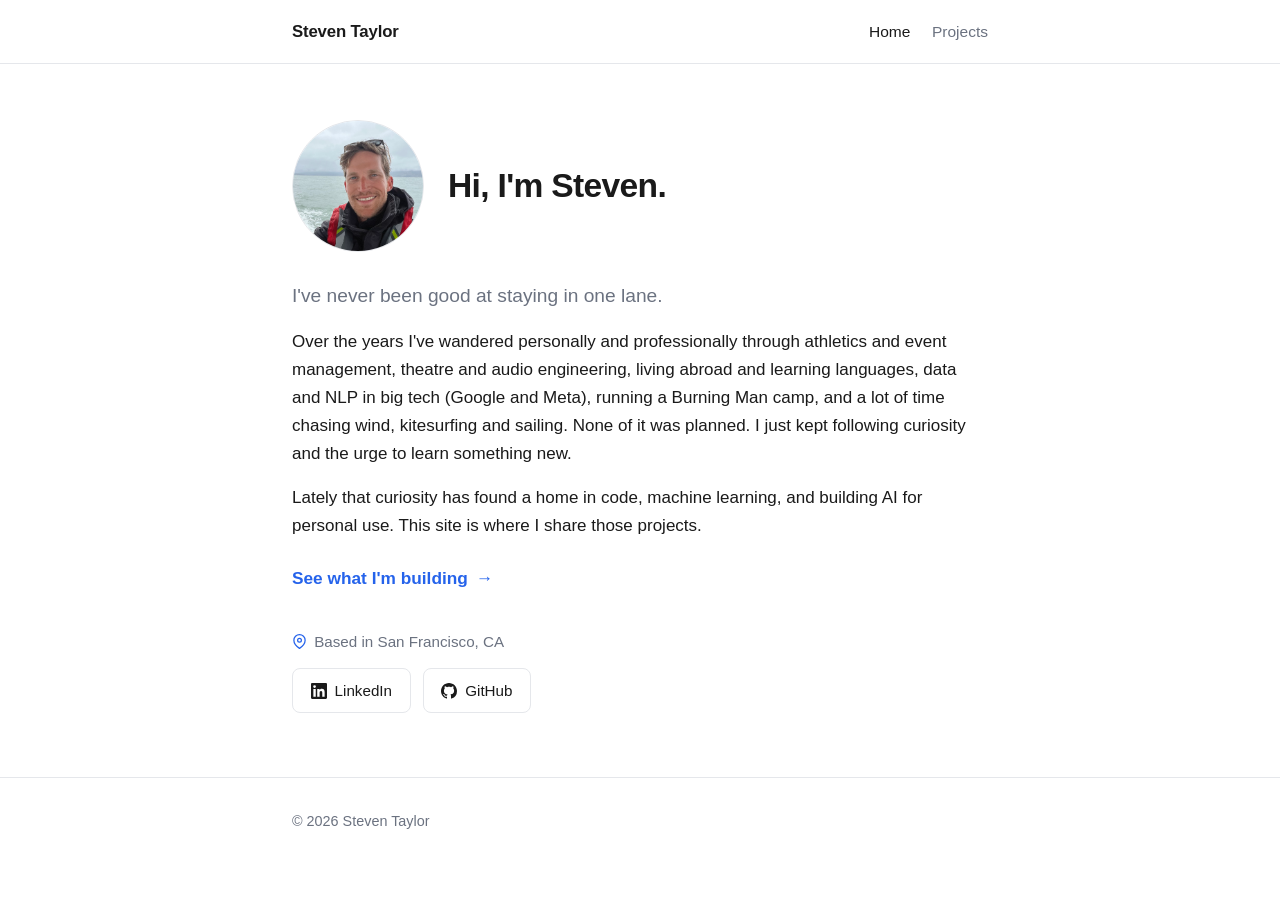
<file: index.html>
<!DOCTYPE html>
<html lang="en">
  <head>
    <meta charset="utf-8" />
    <meta name="viewport" content="width=device-width, initial-scale=1" />
    <title>Steven Taylor</title>
    <meta
      name="description"
      content="Steven Taylor — personal site and project portfolio. Building with code, machine learning, and AI for personal use."
    />
    <link rel="canonical" href="https://stevenjtaylor.com/" />

    <!-- Open Graph / social preview -->
    <meta property="og:type" content="website" />
    <meta property="og:title" content="Steven Taylor" />
    <meta
      property="og:description"
      content="Personal site and project portfolio. Building with code, machine learning, and AI for personal use."
    />
    <meta property="og:url" content="https://stevenjtaylor.com/" />

    <link rel="icon" href="/favicon.svg" type="image/svg+xml" />
    <link rel="stylesheet" href="/styles.css" />
  </head>
  <body>
    <header class="site-header">
      <div class="wrap">
        <a class="brand" href="/">Steven Taylor</a>
        <nav class="nav">
          <a href="/" aria-current="page">Home</a>
          <a href="/projects/">Projects</a>
        </nav>
      </div>
    </header>

    <main>
      <div class="wrap">
        <section>
          <div class="hero-head">
            <img class="avatar" src="/images/steven.jpg" alt="Steven Taylor" />
            <h1>Hi, I'm Steven.</h1>
          </div>
          <p class="lead">I've never been good at staying in one lane.</p>
          <p>
            Over the years I've wandered personally and professionally through
            athletics and event management, theatre and audio engineering,
            living abroad and learning languages, data and NLP in big tech
            (Google and Meta), running a Burning Man camp, and a lot of time
            chasing wind, kitesurfing and sailing. None of it was planned. I
            just kept following curiosity and the urge to learn something new.
          </p>
          <p>
            Lately that curiosity has found a home in code, machine learning,
            and building AI for personal use. This site is where I share those
            projects.
          </p>

          <a class="arrow-link" href="/projects/">
            See what I'm building
            <span class="arrow" aria-hidden="true">→</span>
          </a>

          <p class="location">
            <svg
              viewBox="0 0 24 24"
              width="15"
              height="15"
              fill="none"
              stroke="currentColor"
              stroke-width="2"
              stroke-linecap="round"
              stroke-linejoin="round"
              aria-hidden="true"
            >
              <path d="M21 10c0 7-9 13-9 13s-9-6-9-13a9 9 0 0 1 18 0z" />
              <circle cx="12" cy="10" r="3" />
            </svg>
            Based in San Francisco, CA
          </p>

          <div class="actions">
            <a
              class="btn btn-icon"
              href="https://www.linkedin.com/in/steventaylor5555"
              rel="me"
            >
              <svg
                viewBox="0 0 24 24"
                width="16"
                height="16"
                fill="currentColor"
                aria-hidden="true"
              >
                <path
                  d="M20.45 20.45h-3.56v-5.57c0-1.33-.02-3.04-1.85-3.04-1.85 0-2.14 1.45-2.14 2.94v5.67H9.34V9h3.42v1.56h.05c.48-.9 1.64-1.85 3.37-1.85 3.6 0 4.27 2.37 4.27 5.45v6.29zM5.34 7.43a2.06 2.06 0 1 1 0-4.13 2.06 2.06 0 0 1 0 4.13zM7.12 20.45H3.56V9h3.56v11.45zM22.22 0H1.77C.79 0 0 .77 0 1.72v20.56C0 23.23.79 24 1.77 24h20.45c.98 0 1.78-.77 1.78-1.72V1.72C24 .77 23.2 0 22.22 0z"
                />
              </svg>
              LinkedIn
            </a>
            <a class="btn btn-icon" href="https://github.com/sephlor" rel="me">
              <svg
                viewBox="0 0 16 16"
                width="16"
                height="16"
                fill="currentColor"
                aria-hidden="true"
              >
                <path
                  d="M8 0C3.58 0 0 3.58 0 8c0 3.54 2.29 6.53 5.47 7.59.4.07.55-.17.55-.38 0-.19-.01-.82-.01-1.49-2.01.37-2.53-.49-2.69-.94-.09-.23-.48-.94-.82-1.13-.28-.15-.68-.52-.01-.53.63-.01 1.08.58 1.23.82.72 1.21 1.87.87 2.33.66.07-.52.28-.87.51-1.07-1.78-.2-3.64-.89-3.64-3.95 0-.87.31-1.59.82-2.15-.08-.2-.36-1.02.08-2.12 0 0 .67-.21 2.2.82.64-.18 1.32-.27 2-.27.68 0 1.36.09 2 .27 1.53-1.04 2.2-.82 2.2-.82.44 1.1.16 1.92.08 2.12.51.56.82 1.27.82 2.15 0 3.07-1.87 3.75-3.65 3.95.29.25.54.73.54 1.48 0 1.07-.01 1.93-.01 2.2 0 .21.15.46.55.38A8.01 8.01 0 0 0 16 8c0-4.42-3.58-8-8-8z"
                />
              </svg>
              GitHub
            </a>
          </div>
        </section>
      </div>
    </main>

    <footer class="site-footer">
      <div class="wrap">
        <span>© 2026 Steven Taylor</span>
      </div>
    </footer>
  </body>
</html>
</file>
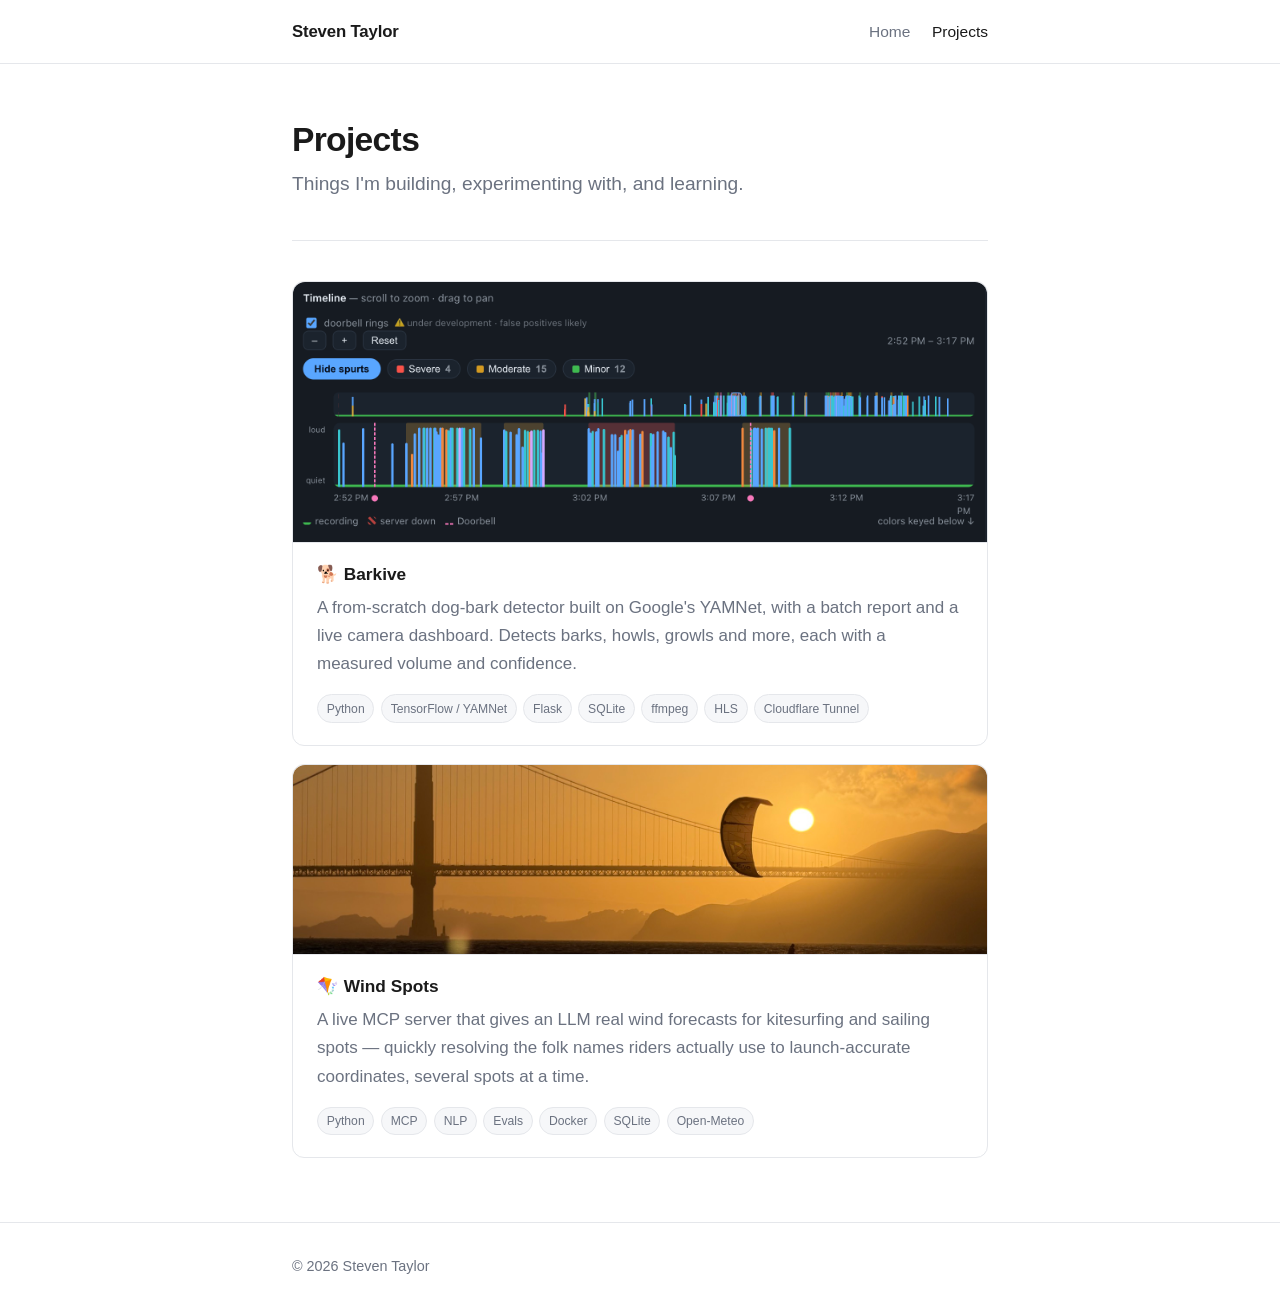
<file: projects/index.html>
<!DOCTYPE html>
<html lang="en">
  <head>
    <meta charset="utf-8" />
    <meta name="viewport" content="width=device-width, initial-scale=1" />
    <title>Projects — Steven Taylor</title>
    <meta
      name="description"
      content="Projects by Steven Taylor — what they do, the decisions behind them, and links to code."
    />
    <link rel="canonical" href="https://stevenjtaylor.com/projects/" />
    <link rel="icon" href="/favicon.svg" type="image/svg+xml" />
    <link rel="stylesheet" href="/styles.css" />
  </head>
  <body>
    <header class="site-header">
      <div class="wrap">
        <a class="brand" href="/">Steven Taylor</a>
        <nav class="nav">
          <a href="/">Home</a>
          <a href="/projects/" aria-current="page">Projects</a>
        </nav>
      </div>
    </header>

    <main>
      <div class="wrap">
        <section>
          <h1>Projects</h1>
          <p class="lead">
            Things I'm building, experimenting with, and learning.
          </p>
        </section>

        <hr class="divider" />

        <div class="card-grid">
          <a class="card" href="/projects/barkive/">
            <img
              class="thumb"
              src="/images/barkive-timeline.png"
              alt="barkive bark-timeline dashboard"
              loading="lazy"
            />
            <h3>🐕 Barkive</h3>
            <p class="muted">
              A from-scratch dog-bark detector built on Google's YAMNet, with a
              batch report and a live camera dashboard. Detects barks, howls,
              growls and more, each with a measured volume and confidence.
            </p>
            <div class="tags">
              <span class="tag">Python</span>
              <span class="tag">TensorFlow / YAMNet</span>
              <span class="tag">Flask</span>
              <span class="tag">SQLite</span>
              <span class="tag">ffmpeg</span>
              <span class="tag">HLS</span>
              <span class="tag">Cloudflare Tunnel</span>
            </div>
          </a>

          <a class="card" href="/projects/wind-spots/">
            <img
              class="thumb cover"
              src="/images/grounding-kite.jpg"
              alt="Kitesurfing"
              loading="lazy"
            />
            <h3>🪁 Wind Spots</h3>
            <p class="muted">
              A live MCP server that gives an LLM real wind forecasts for
              kitesurfing and sailing spots — quickly resolving the folk names
              riders actually use to launch-accurate coordinates, several spots
              at a time.
            </p>
            <div class="tags">
              <span class="tag">Python</span>
              <span class="tag">MCP</span>
              <span class="tag">NLP</span>
              <span class="tag">Evals</span>
              <span class="tag">Docker</span>
              <span class="tag">SQLite</span>
              <span class="tag">Open-Meteo</span>
            </div>
          </a>
        </div>
      </div>
    </main>

    <footer class="site-footer">
      <div class="wrap">
        <span>© 2026 Steven Taylor</span>
      </div>
    </footer>
  </body>
</html>
</file>
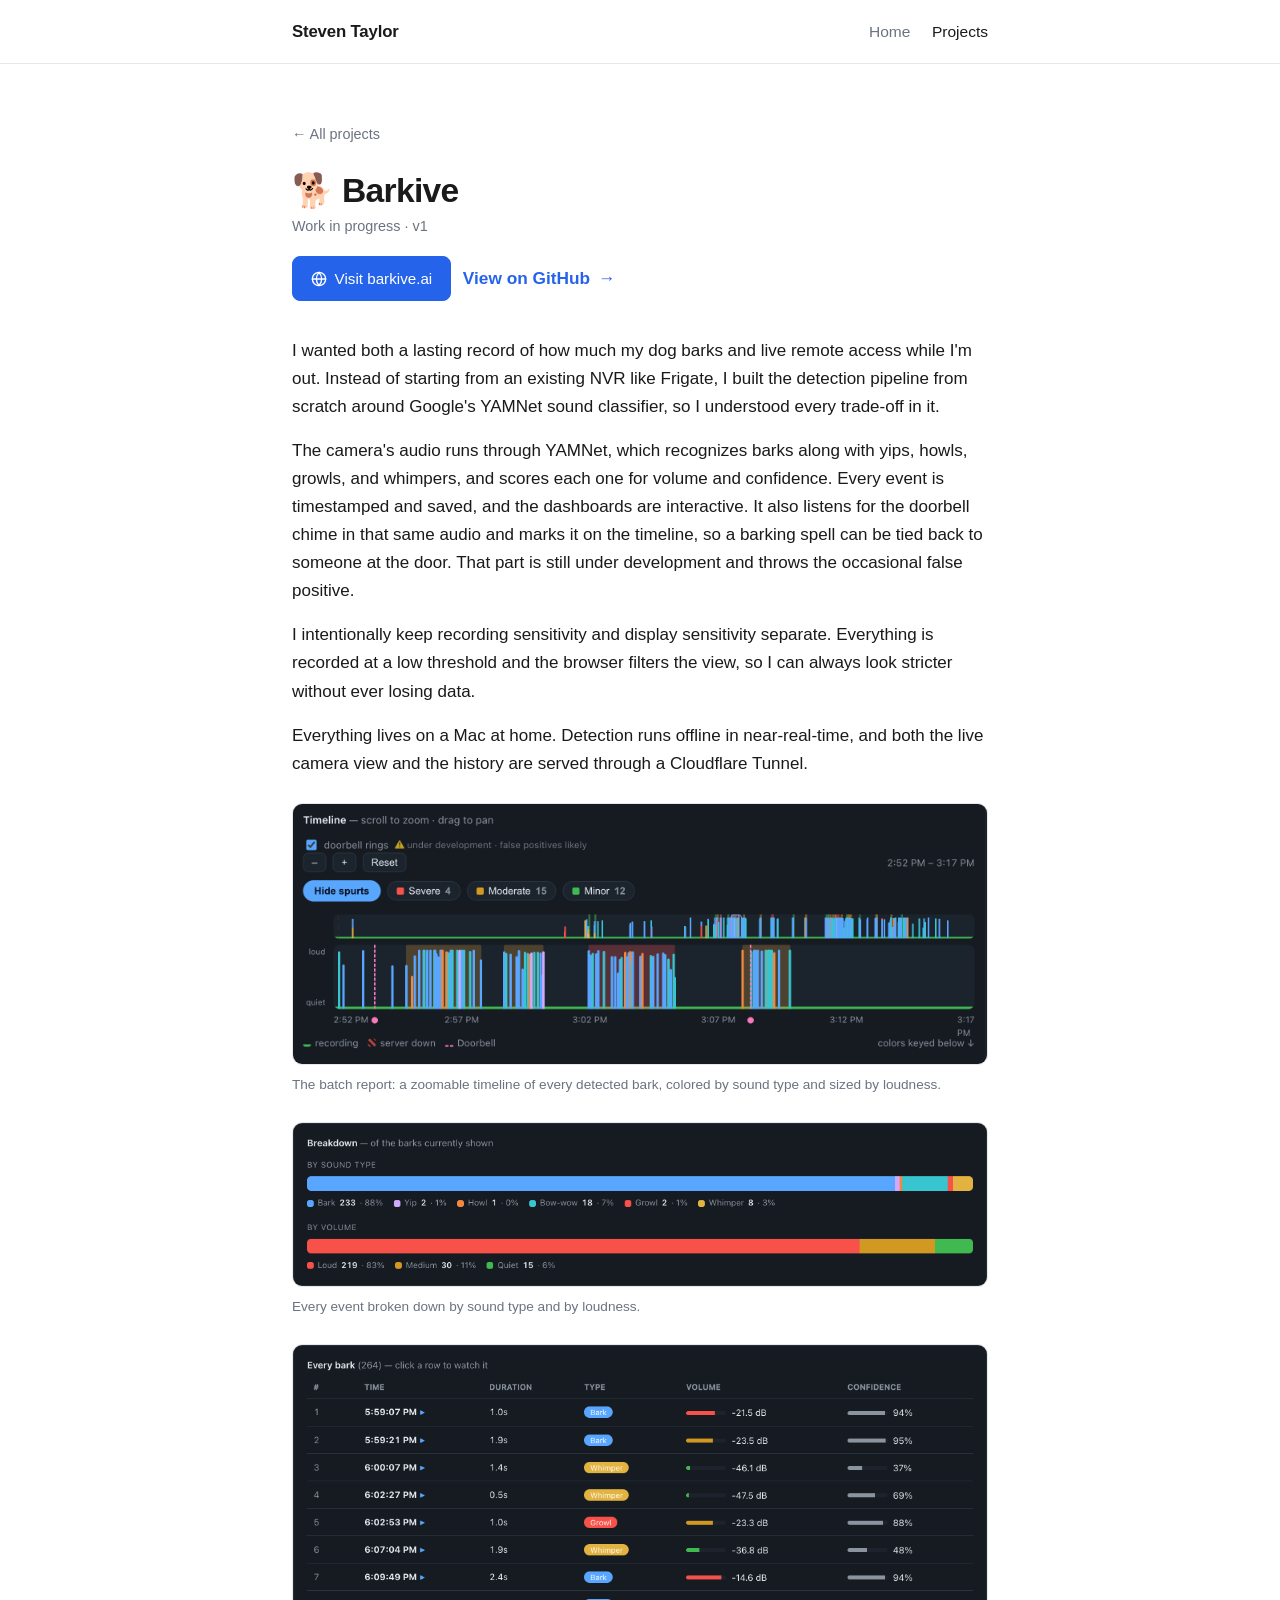
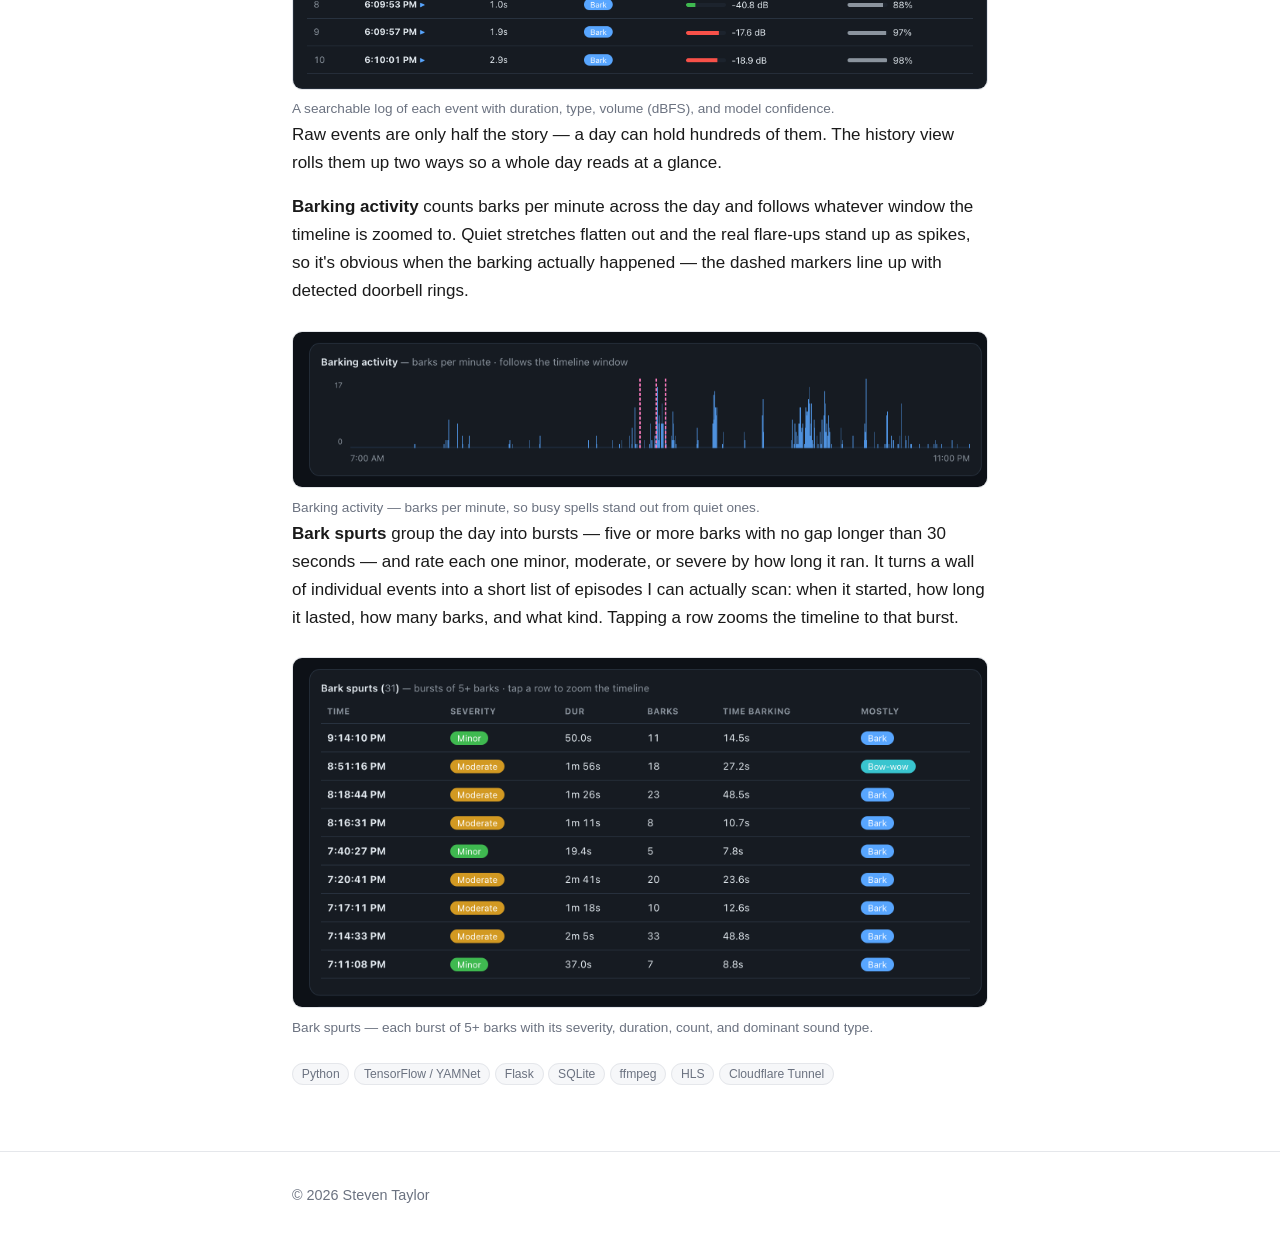
<file: projects/barkive/index.html>
<!DOCTYPE html>
<html lang="en">
  <head>
    <meta charset="utf-8" />
    <meta name="viewport" content="width=device-width, initial-scale=1" />
    <title>barkive — Steven Taylor</title>
    <meta
      name="description"
      content="barkive — a from-scratch dog-bark detector built on YAMNet, with a batch report and a live camera dashboard."
    />
    <link rel="canonical" href="https://stevenjtaylor.com/projects/barkive/" />
    <link rel="icon" href="/favicon.svg" type="image/svg+xml" />
    <link rel="stylesheet" href="/styles.css" />
  </head>
  <body>
    <header class="site-header">
      <div class="wrap">
        <a class="brand" href="/">Steven Taylor</a>
        <nav class="nav">
          <a href="/">Home</a>
          <a href="/projects/" aria-current="page">Projects</a>
        </nav>
      </div>
    </header>

    <main>
      <div class="wrap">
        <a class="back-link" href="/projects/">← All projects</a>

        <section id="barkive">
          <h1>🐕 Barkive</h1>
          <p class="muted" style="margin-top: -0.25rem; font-size: 0.9rem">
            Work in progress · v1
          </p>

          <div
            class="actions"
            style="margin-top: 1.1rem; margin-bottom: 2.25rem; align-items: center"
          >
            <a
              class="btn btn-primary btn-icon"
              href="https://barkive.ai"
              target="_blank"
              rel="noopener"
            >
              <svg
                viewBox="0 0 24 24"
                width="16"
                height="16"
                fill="none"
                stroke="currentColor"
                stroke-width="2"
                stroke-linecap="round"
                stroke-linejoin="round"
                aria-hidden="true"
              >
                <circle cx="12" cy="12" r="10" />
                <path d="M2 12h20" />
                <path d="M12 2a15.3 15.3 0 0 1 4 10 15.3 15.3 0 0 1-4 10 15.3 15.3 0 0 1-4-10 15.3 15.3 0 0 1 4-10z" />
              </svg>
              Visit barkive.ai
            </a>
            <a
              class="arrow-link"
              href="https://github.com/sephlor/barkive"
              target="_blank"
              rel="noopener"
              style="margin-top: 0"
            >
              View on GitHub
              <span class="arrow" aria-hidden="true">→</span>
            </a>
          </div>

          <p>
            I wanted both a lasting record of how much my dog barks and live
            remote access while I'm out. Instead of starting from an existing NVR
            like Frigate, I built the detection pipeline from scratch around
            Google's YAMNet sound classifier, so I understood every trade-off in
            it.
          </p>
          <p>
            The camera's audio runs through YAMNet, which recognizes barks along
            with yips, howls, growls, and whimpers, and scores each one for
            volume and confidence. Every event is timestamped and saved, and the
            dashboards are interactive. It also
            listens for the doorbell chime in that same audio and marks it on the
            timeline, so a barking spell can be tied back to someone at the door.
            That part is still under development and throws the occasional false
            positive.
          </p>
          <p>
            I intentionally keep recording sensitivity and
            display sensitivity separate. Everything is recorded at a low
            threshold and the browser filters the view, so I can always look
            stricter without ever losing data.
          </p>
          <p>
            Everything lives on a Mac at home. Detection runs offline in
            near-real-time, and both the live camera view and the history are
            served through a Cloudflare Tunnel.
          </p>

          <figure class="shot">
            <img
              src="/images/barkive-timeline.png"
              alt="barkive timeline: a zoomable, color-coded timeline of every detected bark"
              loading="lazy"
            />
            <figcaption>
              The batch report: a zoomable timeline of every detected bark,
              colored by sound type and sized by loudness.
            </figcaption>
          </figure>

          <figure class="shot">
            <img
              src="/images/barkive-breakdown.png"
              alt="barkive breakdown of barks by sound type and by volume"
              loading="lazy"
            />
            <figcaption>
              Every event broken down by sound type and by loudness.
            </figcaption>
          </figure>

          <figure class="shot">
            <img
              src="/images/barkive-table.png"
              alt="barkive event log listing each bark with time, duration, type, volume, and confidence"
              loading="lazy"
            />
            <figcaption>
              A searchable log of each event with duration, type, volume (dBFS),
              and model confidence.
            </figcaption>
          </figure>

          <p>
            Raw events are only half the story — a day can hold hundreds of
            them. The history view rolls them up two ways so a whole day reads at
            a glance.
          </p>

          <p>
            <strong>Barking activity</strong> counts barks per minute across the
            day and follows whatever window the timeline is zoomed to. Quiet
            stretches flatten out and the real flare-ups stand up as spikes, so
            it's obvious when the barking actually happened — the dashed markers
            line up with detected doorbell rings.
          </p>

          <figure class="shot">
            <img
              src="/images/barkive-activity.png"
              alt="barkive barking-activity chart: barks per minute across the day, with tall spikes during flare-ups"
              loading="lazy"
            />
            <figcaption>
              Barking activity — barks per minute, so busy spells stand out from
              quiet ones.
            </figcaption>
          </figure>

          <p>
            <strong>Bark spurts</strong> group the day into bursts — five or more
            barks with no gap longer than 30 seconds — and rate each one minor,
            moderate, or severe by how long it ran. It turns a wall of individual
            events into a short list of episodes I can actually scan: when it
            started, how long it lasted, how many barks, and what kind. Tapping a
            row zooms the timeline to that burst.
          </p>

          <figure class="shot">
            <img
              src="/images/barkive-spurts.png"
              alt="barkive bark-spurts list: each burst of 5+ barks with its start time, severity, duration, bark count, and dominant type"
              loading="lazy"
            />
            <figcaption>
              Bark spurts — each burst of 5+ barks with its severity, duration,
              count, and dominant sound type.
            </figcaption>
          </figure>

          <div class="tags" style="margin-top: 1.25rem">
            <span class="tag">Python</span>
            <span class="tag">TensorFlow / YAMNet</span>
            <span class="tag">Flask</span>
            <span class="tag">SQLite</span>
            <span class="tag">ffmpeg</span>
            <span class="tag">HLS</span>
            <span class="tag">Cloudflare Tunnel</span>
          </div>
        </section>
      </div>
    </main>

    <footer class="site-footer">
      <div class="wrap">
        <span>© 2026 Steven Taylor</span>
      </div>
    </footer>
  </body>
</html>
</file>
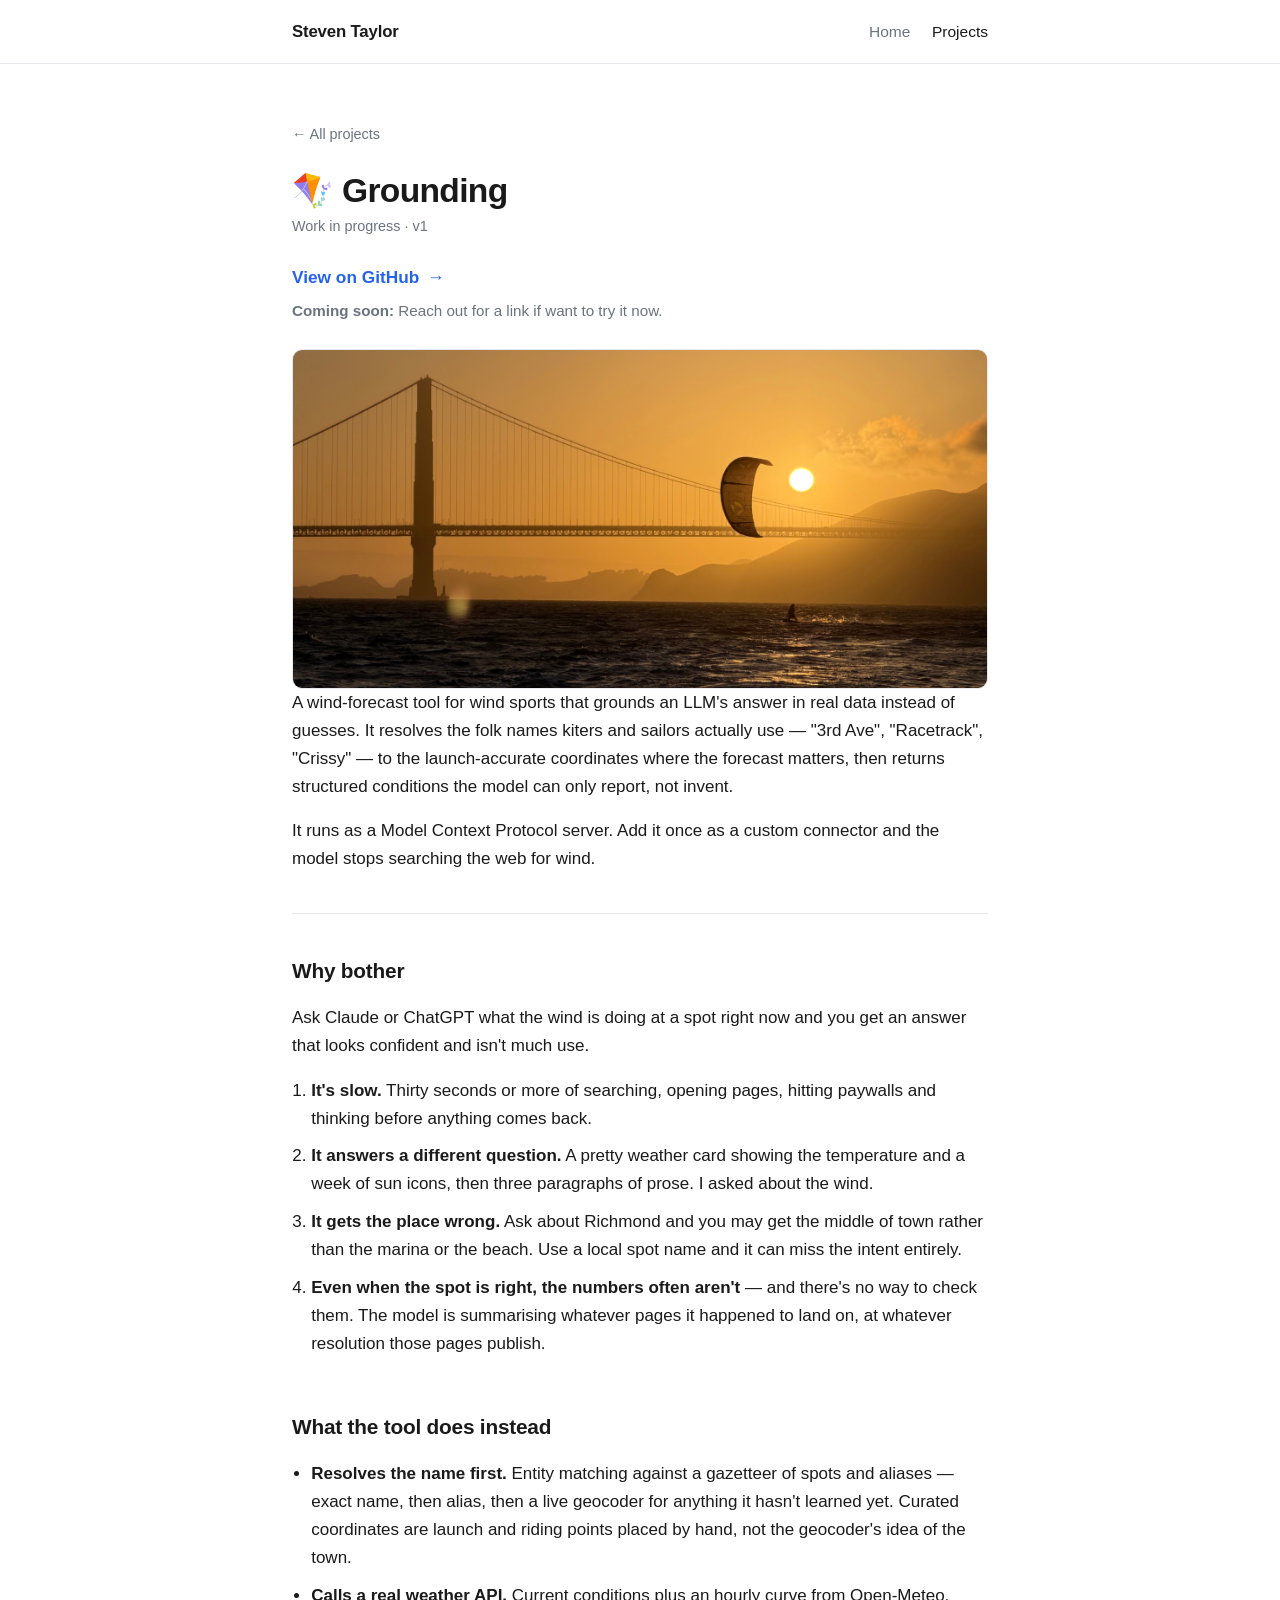
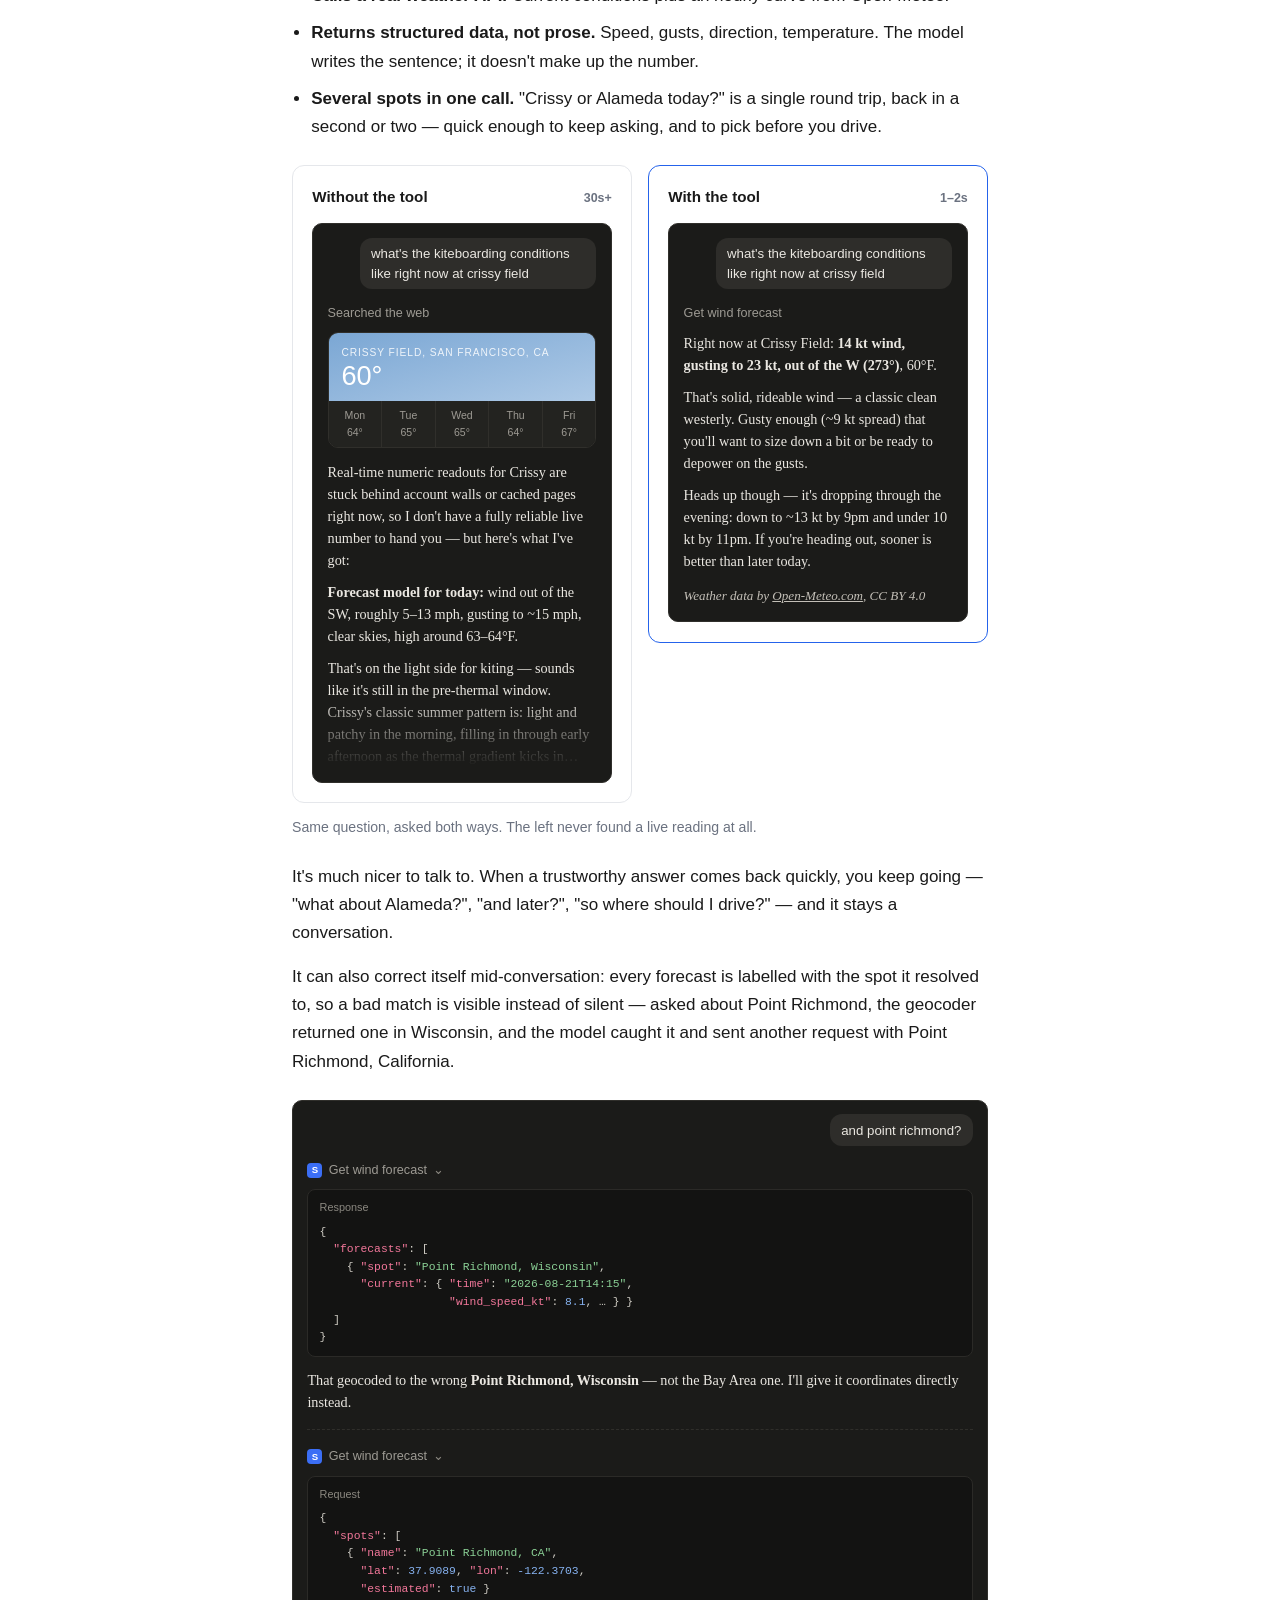
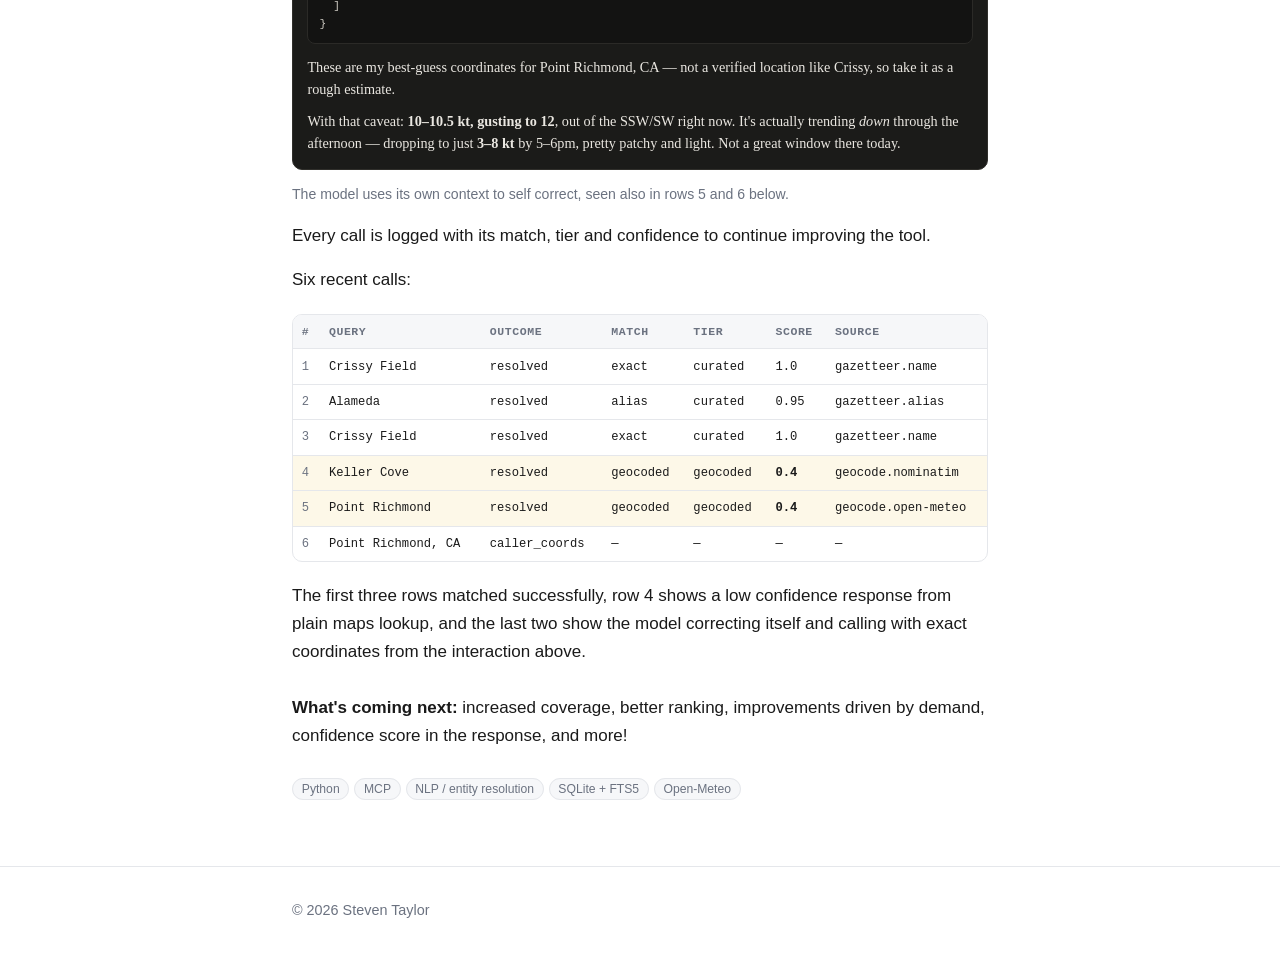
<file: projects/grounding/index.html>
<!DOCTYPE html>
<html lang="en">
  <head>
    <meta charset="utf-8" />
    <meta name="viewport" content="width=device-width, initial-scale=1" />
    <title>Grounding — Steven Taylor</title>
    <meta
      name="description"
      content="Grounding — an MCP server that gives an LLM real wind forecasts for kitesurfing and sailing spots, resolving folk spot names to launch-accurate coordinates and answering in 1–2 seconds."
    />
    <link rel="canonical" href="https://stevenjtaylor.com/projects/grounding/" />
    <link rel="icon" href="/favicon.svg" type="image/svg+xml" />
    <link rel="stylesheet" href="/styles.css" />
  </head>
  <body>
    <header class="site-header">
      <div class="wrap">
        <a class="brand" href="/">Steven Taylor</a>
        <nav class="nav">
          <a href="/">Home</a>
          <a href="/projects/" aria-current="page">Projects</a>
        </nav>
      </div>
    </header>

    <main>
      <div class="wrap">
        <a class="back-link" href="/projects/">← All projects</a>

        <section id="grounding">
          <h1>🪁 Grounding</h1>
          <p class="muted" style="margin-top: -0.25rem; font-size: 0.9rem">
            Work in progress · v1
          </p>

          <a
            class="arrow-link"
            href="https://github.com/sephlor/grounding"
            target="_blank"
            rel="noopener"
          >
            View on GitHub
            <span class="arrow" aria-hidden="true">→</span>
          </a>
          <p class="muted" style="margin-top: 0.4rem; font-size: 0.95rem">
            <strong>Coming soon:</strong> Reach out for a link if want to try it now.
          </p>

          <figure class="shot">
            <img
              class="cover"
              src="/images/grounding-kite.jpg"
              alt="Kitesurfing"
              loading="lazy"
            />
          </figure>

          <p>
            A wind-forecast tool for wind sports that grounds an LLM's answer in
            real data instead of guesses. It resolves the folk names kiters and
            sailors actually use — "3rd Ave", "Racetrack", "Crissy" — to the
            launch-accurate coordinates where the forecast matters, then returns
            structured conditions the model can only report, not invent.
          </p>
          <p>
            It runs as a Model Context Protocol server. Add it once as a custom
            connector and the model stops searching the web for wind.
          </p>
        </section>

        <hr class="divider" />

        <section>
          <h2>Why bother</h2>
          <p>
            Ask Claude or ChatGPT what the wind is doing at a spot right now and
            you get an answer that looks confident and isn't much use.
          </p>
          <ol class="prose-list">
            <li>
              <strong>It's slow.</strong> Thirty seconds or more of searching,
              opening pages, hitting paywalls and thinking before anything comes
              back.
            </li>
            <li>
              <strong>It answers a different question.</strong> A pretty weather
              card showing the temperature and a week of sun icons, then three
              paragraphs of prose. I asked about the wind.
            </li>
            <li>
              <strong>It gets the place wrong.</strong> Ask about Richmond and
              you may get the middle of town rather than the marina or the
              beach. Use a local spot name and it can miss the intent entirely.
            </li>
            <li>
              <strong>Even when the spot is right, the numbers often aren't</strong>
              — and there's no way to check them. The model is summarising
              whatever pages it happened to land on, at whatever resolution
              those pages publish.
            </li>
          </ol>
        </section>

        <section>
          <h2>What the tool does instead</h2>
          <ul class="prose-list">
            <li>
              <strong>Resolves the name first.</strong> Entity matching against
              a gazetteer of spots and aliases — exact name, then alias, then a
              live geocoder for anything it hasn't learned yet. Curated
              coordinates are launch and riding points placed by hand, not the
              geocoder's idea of the town.
            </li>
            <li>
              <strong>Calls a real weather API.</strong> Current conditions plus
              an hourly curve from Open-Meteo.
            </li>
            <li>
              <strong>Returns structured data, not prose.</strong> Speed, gusts,
              direction, temperature. The model writes the sentence; it doesn't
              make up the number.
            </li>
            <li>
              <strong>Several spots in one call.</strong>
              "Crissy or Alameda today?" is a single round trip, back in a
              second or two — quick enough to keep asking, and to pick before
              you drive.
            </li>
          </ul>

          <div class="compare">
            <div class="panel">
              <div class="panel-head">
                <h3>Without the tool</h3>
                <span class="time">30s+</span>
              </div>
              <div class="chat">
                <p class="user">
                  what's the kiteboarding conditions like right now at crissy
                  field
                </p>
                <p class="tool">Searched the web</p>
                <div class="wx">
                  <div class="wx-top">
                    <div class="place">Crissy Field, San Francisco, CA</div>
                    <div class="temp">60°</div>
                  </div>
                  <div class="wx-days">
                    <span>Mon<br />64°</span><span>Tue<br />65°</span
                    ><span>Wed<br />65°</span><span>Thu<br />64°</span
                    ><span>Fri<br />67°</span>
                  </div>
                </div>
                <div class="reply">
                  <p>
                    Real-time numeric readouts for Crissy are stuck behind
                    account walls or cached pages right now, so I don't have a
                    fully reliable live number to hand you — but here's what
                    I've got:
                  </p>
                  <p>
                    <strong>Forecast model for today:</strong> wind out of the
                    SW, roughly 5–13 mph, gusting to ~15 mph, clear skies, high
                    around 63–64°F.
                  </p>
                  <p class="trail">
                    That's on the light side for kiting — sounds like it's still
                    in the pre-thermal window. Crissy's classic summer pattern
                    is: light and patchy in the morning, filling in through
                    early afternoon as the thermal gradient kicks in…
                  </p>
                </div>
              </div>
            </div>

            <div class="panel highlight">
              <div class="panel-head">
                <h3>With the tool</h3>
                <span class="time">1–2s</span>
              </div>
              <div class="chat">
                <p class="user">
                  what's the kiteboarding conditions like right now at crissy
                  field
                </p>
                <p class="tool">Get wind forecast</p>
                <div class="reply">
                  <p>
                    Right now at Crissy Field:
                    <strong
                      >14 kt wind, gusting to 23 kt, out of the W (273°)</strong
                    >, 60°F.
                  </p>
                  <p>
                    That's solid, rideable wind — a classic clean westerly.
                    Gusty enough (~9 kt spread) that you'll want to size down a
                    bit or be ready to depower on the gusts.
                  </p>
                  <p>
                    Heads up though — it's dropping through the evening: down to
                    ~13 kt by 9pm and under 10 kt by 11pm. If you're heading
                    out, sooner is better than later today.
                  </p>
                  <p class="attrib">
                    Weather data by
                    <a href="https://open-meteo.com" rel="noopener"
                      >Open-Meteo.com</a
                    >, CC BY 4.0
                  </p>
                </div>
              </div>
            </div>
          </div>
          <p class="muted" style="margin-top: 0.8rem; font-size: 0.88rem">
            Same question, asked both ways. The left never found a live reading
            at all.
          </p>

          <p style="margin-top: 1.5rem">
            It's much nicer to talk to. When a trustworthy answer comes back
            quickly, you keep going — "what about Alameda?", "and later?", "so
            where should I drive?" — and it stays a conversation.
          </p>
          <p>
            It can also
            correct itself mid-conversation: every forecast is labelled with the
            spot it resolved to, so a bad match is visible instead of silent —
            asked about Point Richmond, the geocoder returned one in Wisconsin,
            and the model caught it and sent another request with Point
            Richmond, California.
          </p>

          <div class="chat transcript">
            <div class="turn">
              <p class="user">and point richmond?</p>
              <p class="tool">
                <span class="badge" aria-hidden="true">S</span> Get wind
                forecast <span class="chev" aria-hidden="true">⌄</span>
              </p>
              <div class="jsonbox">
                <span class="lbl">Response</span>
                <pre>{
  <span class="k">"forecasts"</span>: [
    { <span class="k">"spot"</span>: <span class="s">"Point Richmond, Wisconsin"</span>,
      <span class="k">"current"</span>: { <span class="k">"time"</span>: <span class="s">"2026-08-21T14:15"</span>,
                   <span class="k">"wind_speed_kt"</span>: <span class="n">8.1</span>, … } }
  ]
}</pre>
              </div>
              <div class="reply">
                <p>
                  That geocoded to the wrong
                  <strong>Point Richmond, Wisconsin</strong> — not the Bay Area
                  one. I'll give it coordinates directly instead.
                </p>
              </div>
            </div>

            <div class="turn">
              <p class="tool">
                <span class="badge" aria-hidden="true">S</span> Get wind
                forecast <span class="chev" aria-hidden="true">⌄</span>
              </p>
              <div class="jsonbox">
                <span class="lbl">Request</span>
                <pre>{
  <span class="k">"spots"</span>: [
    { <span class="k">"name"</span>: <span class="s">"Point Richmond, CA"</span>,
      <span class="k">"lat"</span>: <span class="n">37.9089</span>, <span class="k">"lon"</span>: <span class="n">-122.3703</span>,
      <span class="k">"estimated"</span>: <span class="n">true</span> }
  ]
}</pre>
              </div>
              <div class="reply">
                <p>
                  These are my best-guess coordinates for Point Richmond, CA —
                  not a verified location like Crissy, so take it as a rough
                  estimate.
                </p>
                <p>
                  With that caveat: <strong>10–10.5 kt, gusting to 12</strong>,
                  out of the SSW/SW right now. It's actually trending
                  <em>down</em> through the afternoon — dropping to just
                  <strong>3–8 kt</strong> by 5–6pm, pretty patchy and light. Not
                  a great window there today.
                </p>
              </div>
            </div>
          </div>
          <p class="muted" style="margin-top: 0.8rem; font-size: 0.88rem">
            The model uses its own context to self correct, seen also in rows 5
            and 6 below.
          </p>

          <p>
            Every call is logged with its match, tier and confidence to continue
            improving the tool. 
          </p>
          <p>Six recent calls:</p>

          <div class="table-scroll">
            <table class="log">
              <thead>
                <tr>
                  <th>#</th>
                  <th>Query</th>
                  <th>Outcome</th>
                  <th>Match</th>
                  <th>Tier</th>
                  <th>Score</th>
                  <th>Source</th>
                </tr>
              </thead>
              <tbody>
                <tr>
                  <td class="num">1</td>
                  <td>Crissy Field</td>
                  <td>resolved</td>
                  <td>exact</td>
                  <td>curated</td>
                  <td class="score">1.0</td>
                  <td>gazetteer.name</td>
                </tr>
                <tr>
                  <td class="num">2</td>
                  <td>Alameda</td>
                  <td>resolved</td>
                  <td>alias</td>
                  <td>curated</td>
                  <td class="score">0.95</td>
                  <td>gazetteer.alias</td>
                </tr>
                <tr>
                  <td class="num">3</td>
                  <td>Crissy Field</td>
                  <td>resolved</td>
                  <td>exact</td>
                  <td>curated</td>
                  <td class="score">1.0</td>
                  <td>gazetteer.name</td>
                </tr>
                <tr class="weak">
                  <td class="num">4</td>
                  <td>Keller Cove</td>
                  <td>resolved</td>
                  <td>geocoded</td>
                  <td>geocoded</td>
                  <td class="score">0.4</td>
                  <td>geocode.nominatim</td>
                </tr>
                <tr class="weak">
                  <td class="num">5</td>
                  <td>Point Richmond</td>
                  <td>resolved</td>
                  <td>geocoded</td>
                  <td>geocoded</td>
                  <td class="score">0.4</td>
                  <td>geocode.open-meteo</td>
                </tr>
                <tr>
                  <td class="num">6</td>
                  <td>Point Richmond, CA</td>
                  <td>caller_coords</td>
                  <td>—</td>
                  <td>—</td>
                  <td class="score">—</td>
                  <td>—</td>
                </tr>
              </tbody>
            </table>
          </div>

          <p style="margin-top: 1.25rem">
            The first three rows matched successfully, row 4 shows a low
            confidence response from plain maps lookup, and the last two show
            the model correcting itself and calling with exact coordinates from
            the interaction above. 
          </p>

          <p style="margin-top: 1.75rem">
            <strong>What's coming next:</strong> increased coverage, better
            ranking, improvements driven by demand, confidence score in the
            response, and more!
          </p>

          <div class="tags" style="margin-top: 1.5rem">
            <span class="tag">Python</span>
            <span class="tag">MCP</span>
            <span class="tag">NLP / entity resolution</span>
            <span class="tag">SQLite + FTS5</span>
            <span class="tag">Open-Meteo</span>
          </div>
        </section>
      </div>
    </main>

    <footer class="site-footer">
      <div class="wrap">
        <span>© 2026 Steven Taylor</span>
      </div>
    </footer>
  </body>
</html>
</file>
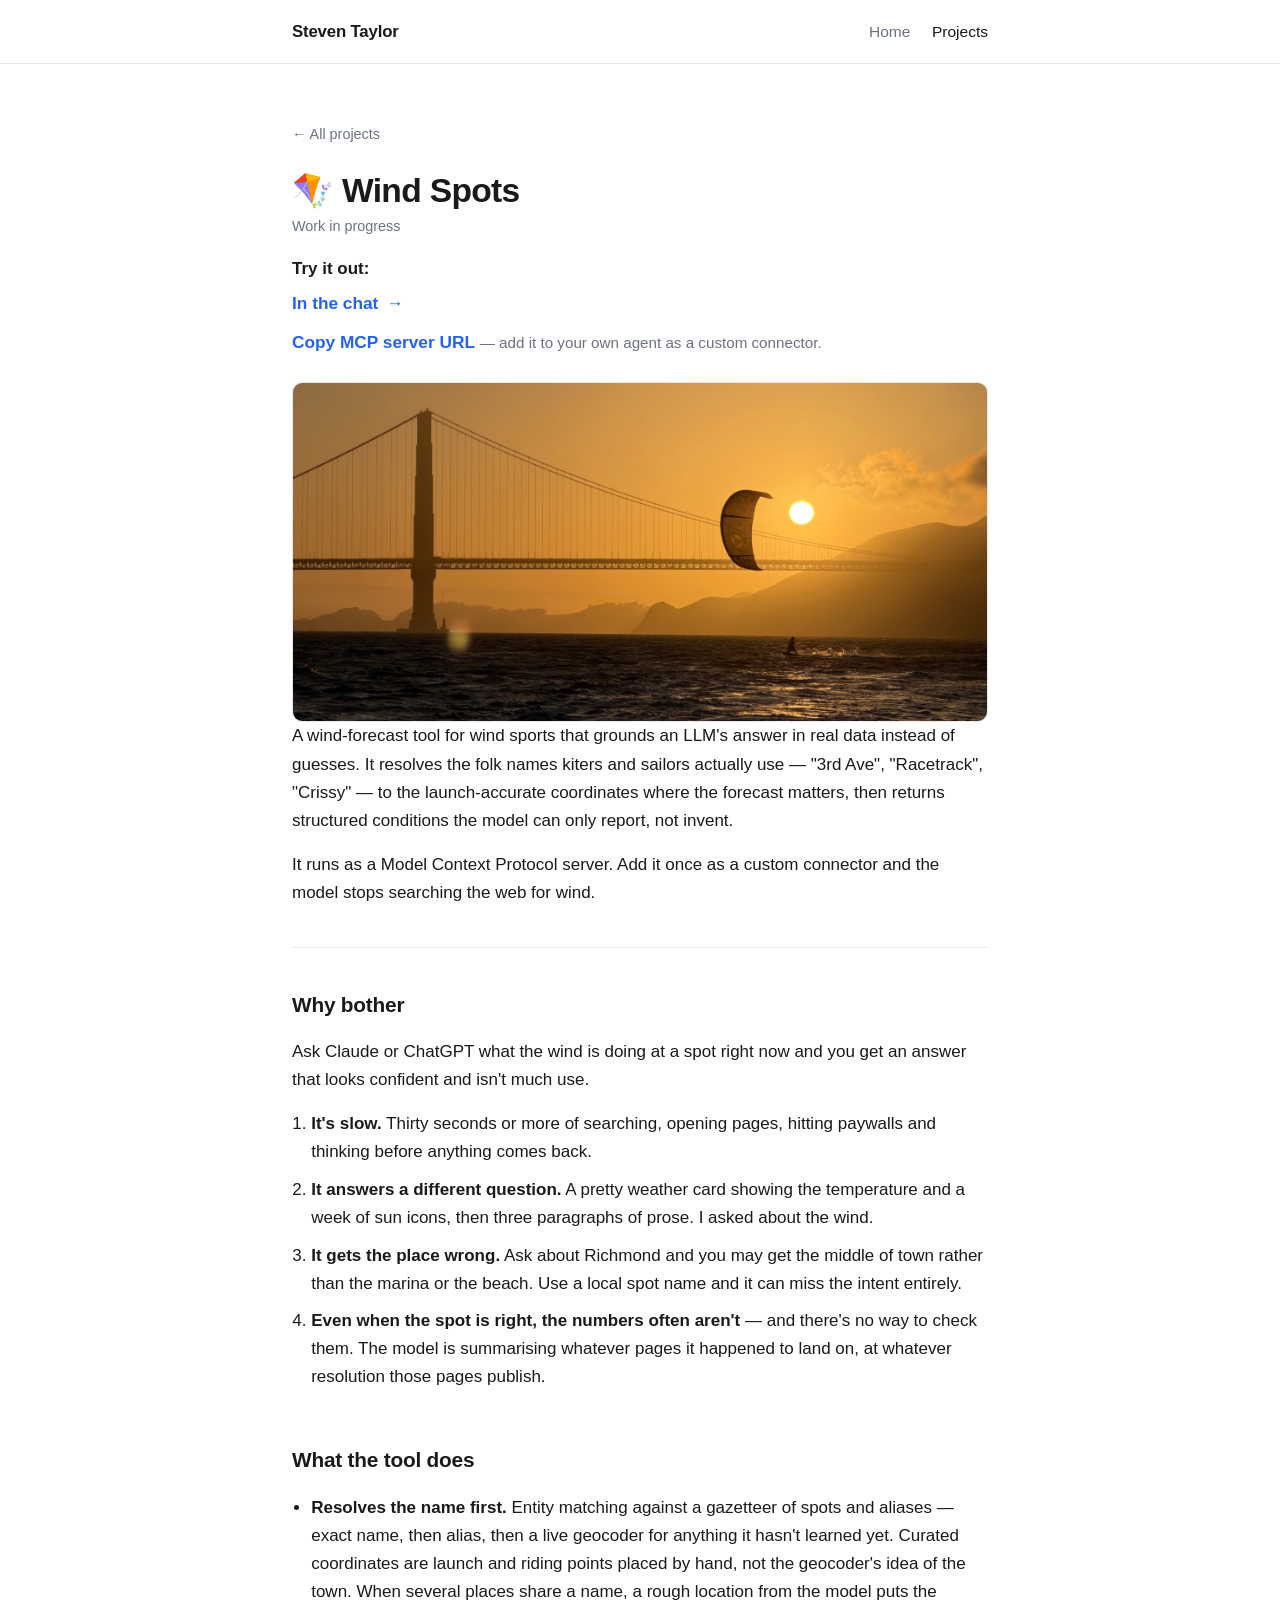
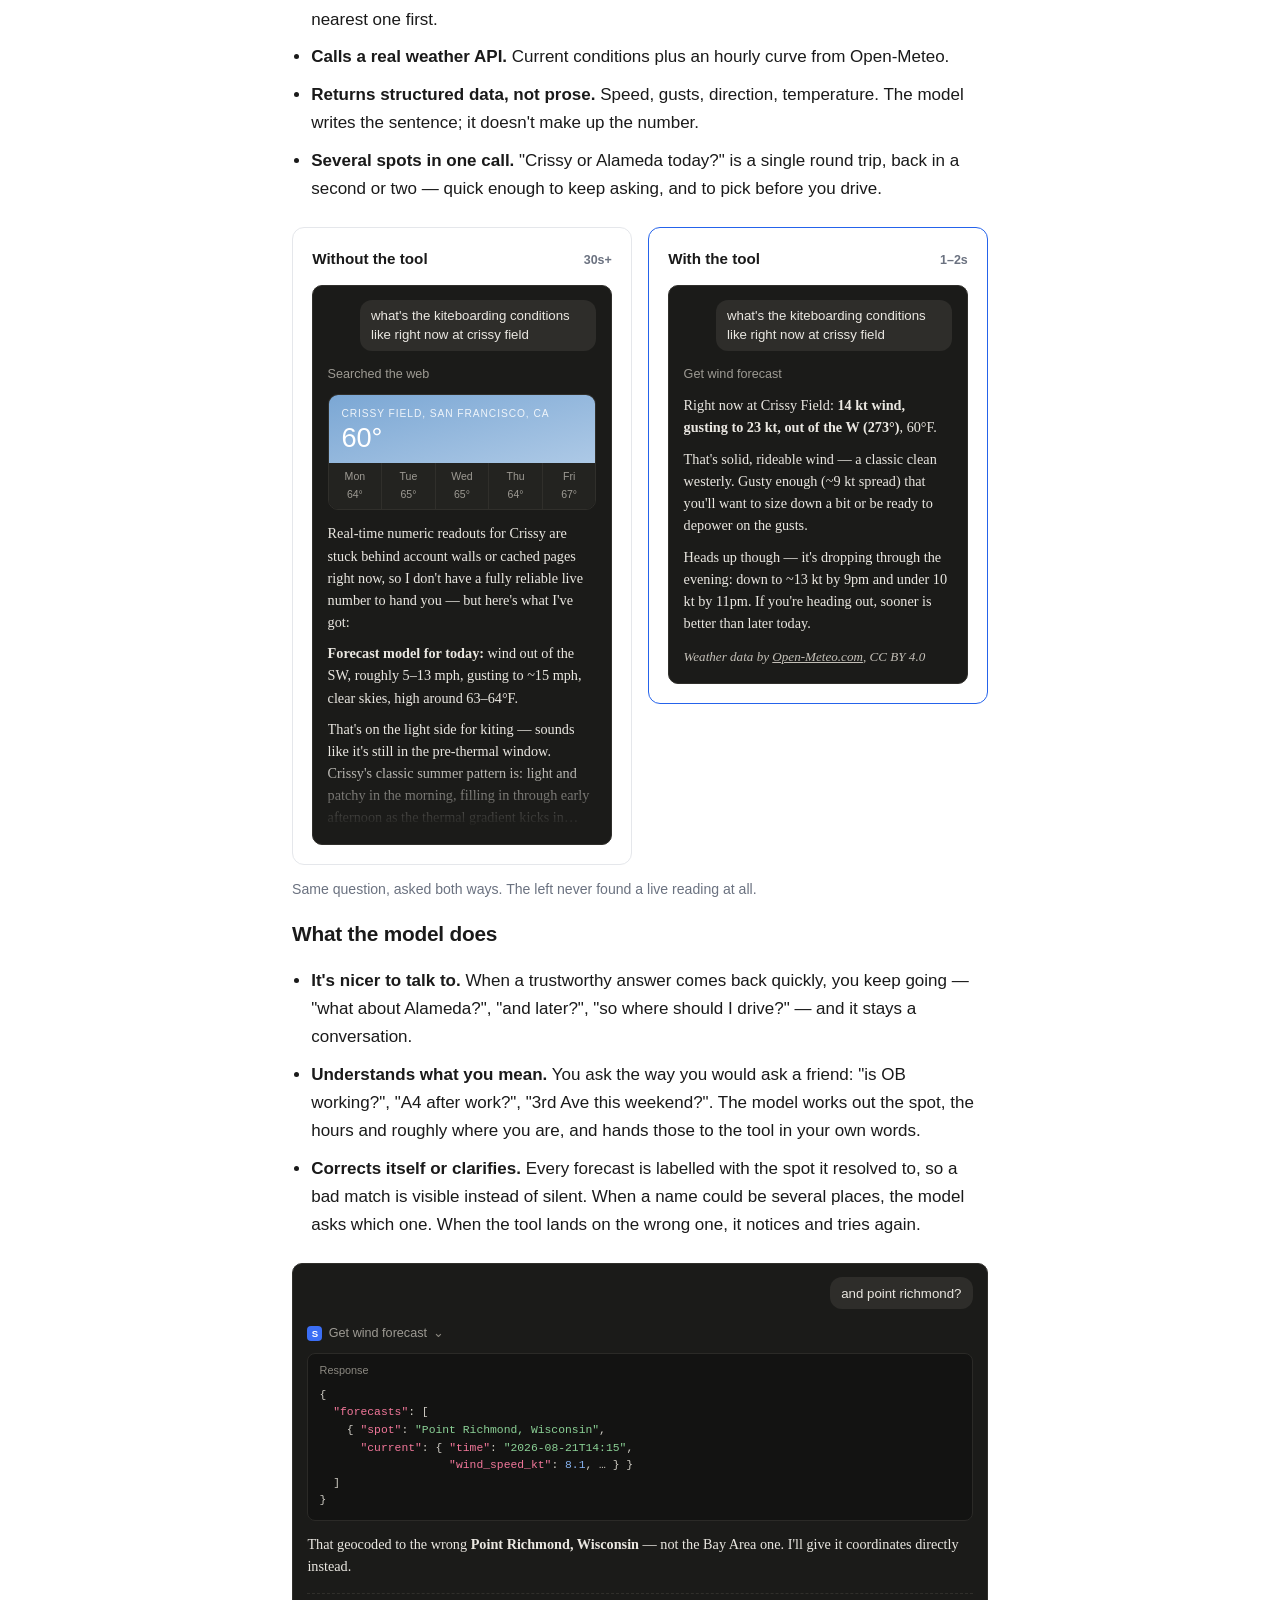
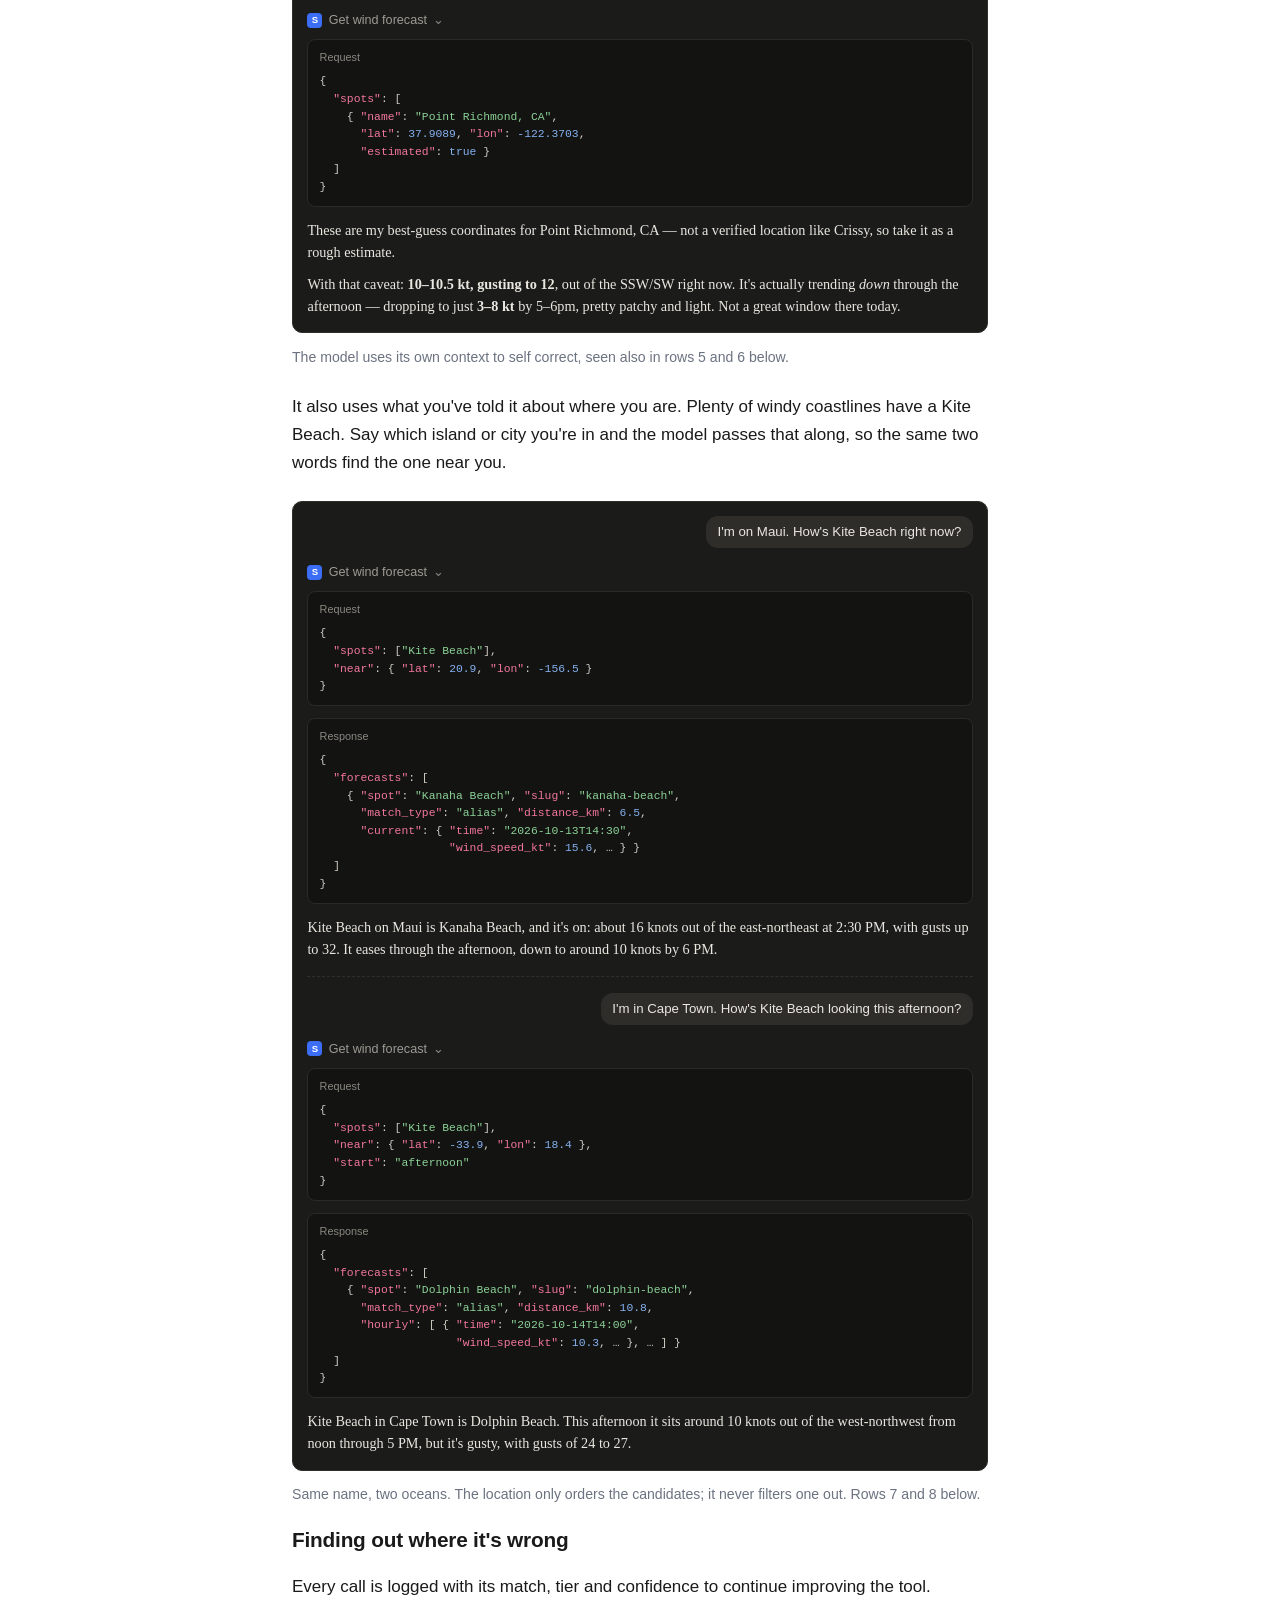
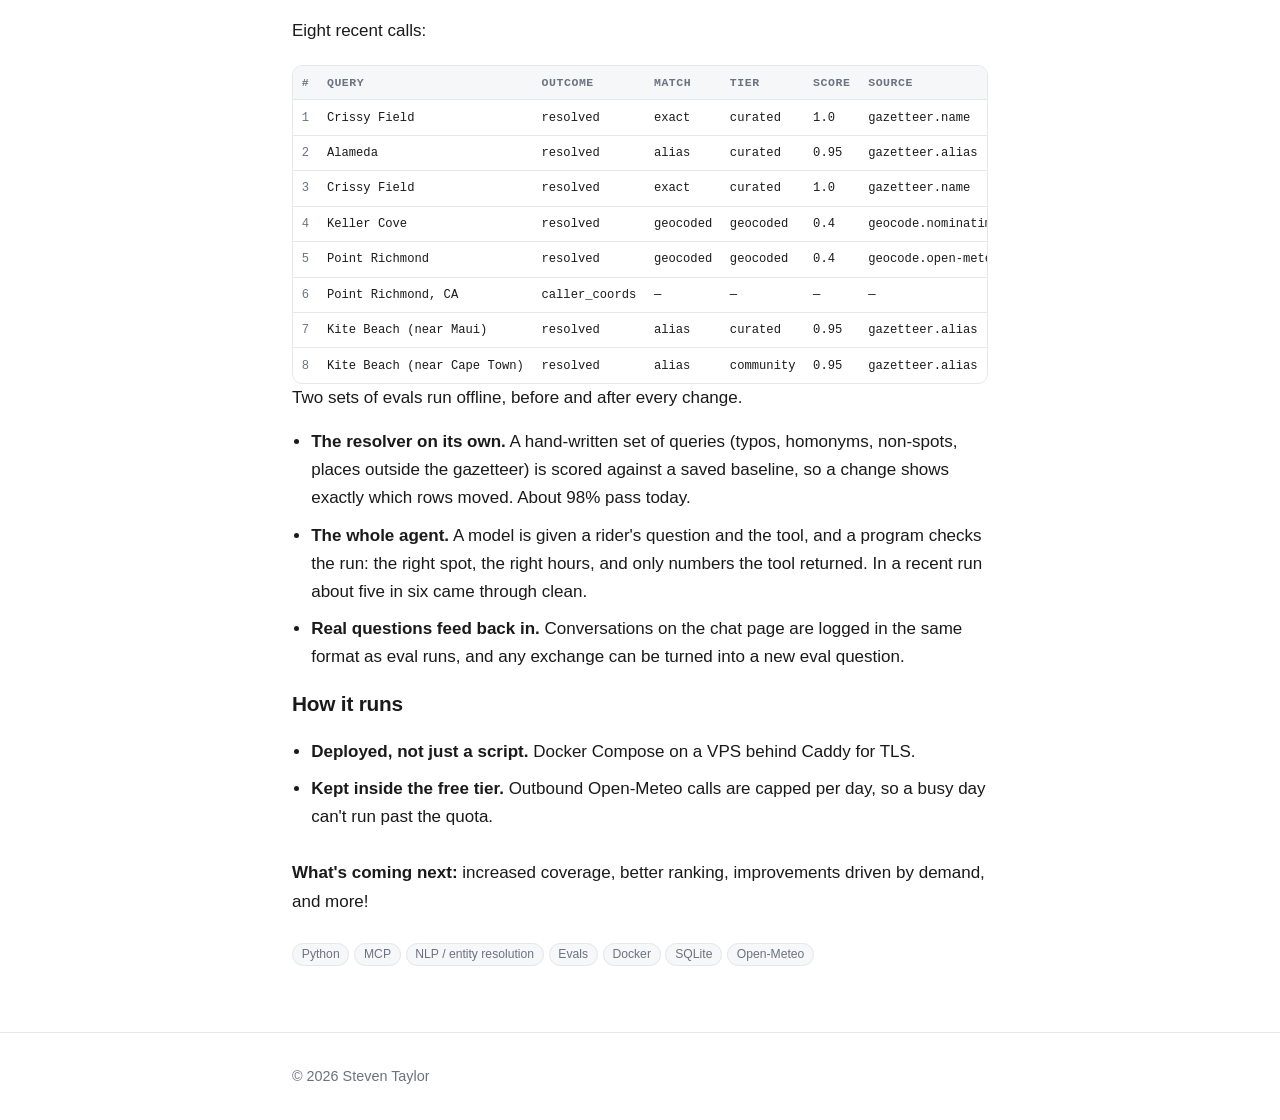
<file: projects/wind-spots/index.html>
<!DOCTYPE html>
<html lang="en">
  <head>
    <meta charset="utf-8" />
    <meta name="viewport" content="width=device-width, initial-scale=1" />
    <title>Wind Spots — Steven Taylor</title>
    <meta
      name="description"
      content="Wind Spots — an MCP server that gives an LLM real wind forecasts for kitesurfing and sailing spots, resolving folk spot names to launch-accurate coordinates and answering in 1–2 seconds."
    />
    <link rel="canonical" href="https://stevenjtaylor.com/projects/wind-spots/" />
    <link rel="icon" href="/favicon.svg" type="image/svg+xml" />
    <link rel="stylesheet" href="/styles.css" />
  </head>
  <body>
    <header class="site-header">
      <div class="wrap">
        <a class="brand" href="/">Steven Taylor</a>
        <nav class="nav">
          <a href="/">Home</a>
          <a href="/projects/" aria-current="page">Projects</a>
        </nav>
      </div>
    </header>

    <main>
      <div class="wrap">
        <a class="back-link" href="/projects/">← All projects</a>

        <section id="wind-spots">
          <h1>🪁 Wind Spots</h1>
          <p class="muted" style="margin-top: -0.25rem; font-size: 0.9rem">
            Work in progress
          </p>

          <p style="margin-bottom: 0.4rem"><strong>Try it out:</strong></p>
          <ul class="prose-list" style="list-style: none; padding-left: 0">
            <li>
              <a
                class="arrow-link"
                style="margin-top: 0"
                href="https://wind.stevenjtaylor.com/chat"
                target="_blank"
                rel="noopener"
              >
                In the chat
                <span class="arrow" aria-hidden="true">→</span>
              </a>
            </li>
            <li>
              <button
                class="copy-btn"
                type="button"
                data-copy="https://wind.stevenjtaylor.com/mcp/OldCywW4hl31yvEcbyiPboCDKpFYcqo9"
              >
                Copy MCP server URL
              </button>
              <span class="muted" style="font-size: 0.95rem">
                — add it to your own agent as a custom connector.
              </span>
            </li>
          </ul>

          <figure class="shot">
            <img
              class="cover"
              src="/images/grounding-kite.jpg"
              alt="Kitesurfing"
              loading="lazy"
            />
          </figure>

          <p>
            A wind-forecast tool for wind sports that grounds an LLM's answer in
            real data instead of guesses. It resolves the folk names kiters and
            sailors actually use — "3rd Ave", "Racetrack", "Crissy" — to the
            launch-accurate coordinates where the forecast matters, then returns
            structured conditions the model can only report, not invent.
          </p>
          <p>
            It runs as a Model Context Protocol server. Add it once as a custom
            connector and the model stops searching the web for wind.
          </p>
        </section>

        <hr class="divider" />

        <section>
          <h2>Why bother</h2>
          <p>
            Ask Claude or ChatGPT what the wind is doing at a spot right now and
            you get an answer that looks confident and isn't much use.
          </p>
          <ol class="prose-list">
            <li>
              <strong>It's slow.</strong> Thirty seconds or more of searching,
              opening pages, hitting paywalls and thinking before anything comes
              back.
            </li>
            <li>
              <strong>It answers a different question.</strong> A pretty weather
              card showing the temperature and a week of sun icons, then three
              paragraphs of prose. I asked about the wind.
            </li>
            <li>
              <strong>It gets the place wrong.</strong> Ask about Richmond and
              you may get the middle of town rather than the marina or the
              beach. Use a local spot name and it can miss the intent entirely.
            </li>
            <li>
              <strong>Even when the spot is right, the numbers often aren't</strong>
              — and there's no way to check them. The model is summarising
              whatever pages it happened to land on, at whatever resolution
              those pages publish.
            </li>
          </ol>
        </section>

        <section>
          <h2>What the tool does</h2>
          <ul class="prose-list">
            <li>
              <strong>Resolves the name first.</strong> Entity matching against
              a gazetteer of spots and aliases — exact name, then alias, then a
              live geocoder for anything it hasn't learned yet. Curated
              coordinates are launch and riding points placed by hand, not the
              geocoder's idea of the town. When several places share a name, a
              rough location from the model puts the nearest one first.
            </li>
            <li>
              <strong>Calls a real weather API.</strong> Current conditions plus
              an hourly curve from Open-Meteo.
            </li>
            <li>
              <strong>Returns structured data, not prose.</strong> Speed, gusts,
              direction, temperature. The model writes the sentence; it doesn't
              make up the number.
            </li>
            <li>
              <strong>Several spots in one call.</strong>
              "Crissy or Alameda today?" is a single round trip, back in a
              second or two — quick enough to keep asking, and to pick before
              you drive.
            </li>
          </ul>

          <div class="compare">
            <div class="panel">
              <div class="panel-head">
                <h3>Without the tool</h3>
                <span class="time">30s+</span>
              </div>
              <div class="chat">
                <p class="user">
                  what's the kiteboarding conditions like right now at crissy
                  field
                </p>
                <p class="tool">Searched the web</p>
                <div class="wx">
                  <div class="wx-top">
                    <div class="place">Crissy Field, San Francisco, CA</div>
                    <div class="temp">60°</div>
                  </div>
                  <div class="wx-days">
                    <span>Mon<br />64°</span><span>Tue<br />65°</span
                    ><span>Wed<br />65°</span><span>Thu<br />64°</span
                    ><span>Fri<br />67°</span>
                  </div>
                </div>
                <div class="reply">
                  <p>
                    Real-time numeric readouts for Crissy are stuck behind
                    account walls or cached pages right now, so I don't have a
                    fully reliable live number to hand you — but here's what
                    I've got:
                  </p>
                  <p>
                    <strong>Forecast model for today:</strong> wind out of the
                    SW, roughly 5–13 mph, gusting to ~15 mph, clear skies, high
                    around 63–64°F.
                  </p>
                  <p class="trail">
                    That's on the light side for kiting — sounds like it's still
                    in the pre-thermal window. Crissy's classic summer pattern
                    is: light and patchy in the morning, filling in through
                    early afternoon as the thermal gradient kicks in…
                  </p>
                </div>
              </div>
            </div>

            <div class="panel highlight">
              <div class="panel-head">
                <h3>With the tool</h3>
                <span class="time">1–2s</span>
              </div>
              <div class="chat">
                <p class="user">
                  what's the kiteboarding conditions like right now at crissy
                  field
                </p>
                <p class="tool">Get wind forecast</p>
                <div class="reply">
                  <p>
                    Right now at Crissy Field:
                    <strong
                      >14 kt wind, gusting to 23 kt, out of the W (273°)</strong
                    >, 60°F.
                  </p>
                  <p>
                    That's solid, rideable wind — a classic clean westerly.
                    Gusty enough (~9 kt spread) that you'll want to size down a
                    bit or be ready to depower on the gusts.
                  </p>
                  <p>
                    Heads up though — it's dropping through the evening: down to
                    ~13 kt by 9pm and under 10 kt by 11pm. If you're heading
                    out, sooner is better than later today.
                  </p>
                  <p class="attrib">
                    Weather data by
                    <a href="https://open-meteo.com" rel="noopener"
                      >Open-Meteo.com</a
                    >, CC BY 4.0
                  </p>
                </div>
              </div>
            </div>
          </div>
          <p class="muted" style="margin-top: 0.8rem; font-size: 0.88rem">
            Same question, asked both ways. The left never found a live reading
            at all.
          </p>

          <h2>What the model does</h2>
          <ul class="prose-list">
            <li>
              <strong>It's nicer to talk to.</strong> When a trustworthy answer
              comes back quickly, you keep going — "what about Alameda?", "and
              later?", "so where should I drive?" — and it stays a
              conversation.
            </li>
            <li>
              <strong>Understands what you mean.</strong> You ask the way you
              would ask a friend: "is OB working?", "A4 after work?", "3rd Ave
              this weekend?". The model works out the spot, the hours and
              roughly where you are, and hands those to the tool in your own
              words.
            </li>
            <li>
              <strong>Corrects itself or clarifies.</strong> Every forecast is
              labelled with the spot it resolved to, so a bad match is visible
              instead of silent. When a name could be several places, the
              model asks which one. When the tool lands on the wrong one, it
              notices and tries again.
            </li>
          </ul>
          <div class="chat transcript">
            <div class="turn">
              <p class="user">and point richmond?</p>
              <p class="tool">
                <span class="badge" aria-hidden="true">S</span> Get wind
                forecast <span class="chev" aria-hidden="true">⌄</span>
              </p>
              <div class="jsonbox">
                <span class="lbl">Response</span>
                <pre>{
  <span class="k">"forecasts"</span>: [
    { <span class="k">"spot"</span>: <span class="s">"Point Richmond, Wisconsin"</span>,
      <span class="k">"current"</span>: { <span class="k">"time"</span>: <span class="s">"2026-08-21T14:15"</span>,
                   <span class="k">"wind_speed_kt"</span>: <span class="n">8.1</span>, … } }
  ]
}</pre>
              </div>
              <div class="reply">
                <p>
                  That geocoded to the wrong
                  <strong>Point Richmond, Wisconsin</strong> — not the Bay Area
                  one. I'll give it coordinates directly instead.
                </p>
              </div>
            </div>

            <div class="turn">
              <p class="tool">
                <span class="badge" aria-hidden="true">S</span> Get wind
                forecast <span class="chev" aria-hidden="true">⌄</span>
              </p>
              <div class="jsonbox">
                <span class="lbl">Request</span>
                <pre>{
  <span class="k">"spots"</span>: [
    { <span class="k">"name"</span>: <span class="s">"Point Richmond, CA"</span>,
      <span class="k">"lat"</span>: <span class="n">37.9089</span>, <span class="k">"lon"</span>: <span class="n">-122.3703</span>,
      <span class="k">"estimated"</span>: <span class="n">true</span> }
  ]
}</pre>
              </div>
              <div class="reply">
                <p>
                  These are my best-guess coordinates for Point Richmond, CA —
                  not a verified location like Crissy, so take it as a rough
                  estimate.
                </p>
                <p>
                  With that caveat: <strong>10–10.5 kt, gusting to 12</strong>,
                  out of the SSW/SW right now. It's actually trending
                  <em>down</em> through the afternoon — dropping to just
                  <strong>3–8 kt</strong> by 5–6pm, pretty patchy and light. Not
                  a great window there today.
                </p>
              </div>
            </div>
          </div>
          <p class="muted" style="margin-top: 0.8rem; font-size: 0.88rem">
            The model uses its own context to self correct, seen also in rows 5
            and 6 below.
          </p>

          <p style="margin-top: 1.5rem">
            It also uses what you've told it about where you are. Plenty of
            windy coastlines have a Kite Beach. Say which island or city
            you're in and the model passes that along, so the same two words
            find the one near you.
          </p>

          <div class="chat transcript">
            <div class="turn">
              <p class="user">I'm on Maui. How's Kite Beach right now?</p>
              <p class="tool">
                <span class="badge" aria-hidden="true">S</span> Get wind
                forecast <span class="chev" aria-hidden="true">⌄</span>
              </p>
              <div class="jsonbox">
                <span class="lbl">Request</span>
                <pre>{
  <span class="k">"spots"</span>: [<span class="s">"Kite Beach"</span>],
  <span class="k">"near"</span>: { <span class="k">"lat"</span>: <span class="n">20.9</span>, <span class="k">"lon"</span>: <span class="n">-156.5</span> }
}</pre>
              </div>
              <div class="jsonbox">
                <span class="lbl">Response</span>
                <pre>{
  <span class="k">"forecasts"</span>: [
    { <span class="k">"spot"</span>: <span class="s">"Kanaha Beach"</span>, <span class="k">"slug"</span>: <span class="s">"kanaha-beach"</span>,
      <span class="k">"match_type"</span>: <span class="s">"alias"</span>, <span class="k">"distance_km"</span>: <span class="n">6.5</span>,
      <span class="k">"current"</span>: { <span class="k">"time"</span>: <span class="s">"2026-10-13T14:30"</span>,
                   <span class="k">"wind_speed_kt"</span>: <span class="n">15.6</span>, … } }
  ]
}</pre>
              </div>
              <div class="reply">
                <p>
                  Kite Beach on Maui is Kanaha Beach, and it's on: about 16
                  knots out of the east-northeast at 2:30 PM, with gusts up to
                  32. It eases through the afternoon, down to around 10 knots
                  by 6 PM.
                </p>
              </div>
            </div>

            <div class="turn">
              <p class="user">
                I'm in Cape Town. How's Kite Beach looking this afternoon?
              </p>
              <p class="tool">
                <span class="badge" aria-hidden="true">S</span> Get wind
                forecast <span class="chev" aria-hidden="true">⌄</span>
              </p>
              <div class="jsonbox">
                <span class="lbl">Request</span>
                <pre>{
  <span class="k">"spots"</span>: [<span class="s">"Kite Beach"</span>],
  <span class="k">"near"</span>: { <span class="k">"lat"</span>: <span class="n">-33.9</span>, <span class="k">"lon"</span>: <span class="n">18.4</span> },
  <span class="k">"start"</span>: <span class="s">"afternoon"</span>
}</pre>
              </div>
              <div class="jsonbox">
                <span class="lbl">Response</span>
                <pre>{
  <span class="k">"forecasts"</span>: [
    { <span class="k">"spot"</span>: <span class="s">"Dolphin Beach"</span>, <span class="k">"slug"</span>: <span class="s">"dolphin-beach"</span>,
      <span class="k">"match_type"</span>: <span class="s">"alias"</span>, <span class="k">"distance_km"</span>: <span class="n">10.8</span>,
      <span class="k">"hourly"</span>: [ { <span class="k">"time"</span>: <span class="s">"2026-10-14T14:00"</span>,
                    <span class="k">"wind_speed_kt"</span>: <span class="n">10.3</span>, … }, … ] }
  ]
}</pre>
              </div>
              <div class="reply">
                <p>
                  Kite Beach in Cape Town is Dolphin Beach. This afternoon it
                  sits around 10 knots out of the west-northwest from noon
                  through 5 PM, but it's gusty, with gusts of 24 to 27.
                </p>
              </div>
            </div>
          </div>
          <p class="muted" style="margin-top: 0.8rem; font-size: 0.88rem">
            Same name, two oceans. The location only orders the candidates; it
            never filters one out. Rows 7 and 8 below.
          </p>

          <h2>Finding out where it's wrong</h2>
          <p>
            Every call is logged with its match, tier and confidence to continue
            improving the tool. 
          </p>
          <p>Eight recent calls:</p>

          <div class="table-scroll">
            <table class="log">
              <thead>
                <tr>
                  <th>#</th>
                  <th>Query</th>
                  <th>Outcome</th>
                  <th>Match</th>
                  <th>Tier</th>
                  <th>Score</th>
                  <th>Source</th>
                </tr>
              </thead>
              <tbody>
                <tr>
                  <td class="num">1</td>
                  <td>Crissy Field</td>
                  <td>resolved</td>
                  <td>exact</td>
                  <td>curated</td>
                  <td class="score">1.0</td>
                  <td>gazetteer.name</td>
                </tr>
                <tr>
                  <td class="num">2</td>
                  <td>Alameda</td>
                  <td>resolved</td>
                  <td>alias</td>
                  <td>curated</td>
                  <td class="score">0.95</td>
                  <td>gazetteer.alias</td>
                </tr>
                <tr>
                  <td class="num">3</td>
                  <td>Crissy Field</td>
                  <td>resolved</td>
                  <td>exact</td>
                  <td>curated</td>
                  <td class="score">1.0</td>
                  <td>gazetteer.name</td>
                </tr>
                <tr>
                  <td class="num">4</td>
                  <td>Keller Cove</td>
                  <td>resolved</td>
                  <td>geocoded</td>
                  <td>geocoded</td>
                  <td class="score">0.4</td>
                  <td>geocode.nominatim</td>
                </tr>
                <tr>
                  <td class="num">5</td>
                  <td>Point Richmond</td>
                  <td>resolved</td>
                  <td>geocoded</td>
                  <td>geocoded</td>
                  <td class="score">0.4</td>
                  <td>geocode.open-meteo</td>
                </tr>
                <tr>
                  <td class="num">6</td>
                  <td>Point Richmond, CA</td>
                  <td>caller_coords</td>
                  <td>—</td>
                  <td>—</td>
                  <td class="score">—</td>
                  <td>—</td>
                </tr>
                <tr>
                  <td class="num">7</td>
                  <td>Kite Beach (near Maui)</td>
                  <td>resolved</td>
                  <td>alias</td>
                  <td>curated</td>
                  <td class="score">0.95</td>
                  <td>gazetteer.alias</td>
                </tr>
                <tr>
                  <td class="num">8</td>
                  <td>Kite Beach (near Cape Town)</td>
                  <td>resolved</td>
                  <td>alias</td>
                  <td>community</td>
                  <td class="score">0.95</td>
                  <td>gazetteer.alias</td>
                </tr>
              </tbody>
            </table>
          </div>

          <p>
            Two sets of evals run offline, before and after every change.
          </p>
          <ul class="prose-list">
            <li>
              <strong>The resolver on its own.</strong> A hand-written set of
              queries (typos, homonyms, non-spots, places outside the
              gazetteer) is scored against a saved baseline, so a change
              shows exactly which rows moved. About 98% pass today.
            </li>
            <li>
              <strong>The whole agent.</strong> A model is given a rider's
              question and the tool, and a program checks the run: the right
              spot, the right hours, and only numbers the tool returned. In a
              recent run about five in six came through clean.
            </li>
            <li>
              <strong>Real questions feed back in.</strong> Conversations on
              the chat page are logged in the same format as eval runs, and
              any exchange can be turned into a new eval question.
            </li>
          </ul>

          <h2>How it runs</h2>
          <ul class="prose-list">
            <li>
              <strong>Deployed, not just a script.</strong> Docker Compose on a
              VPS behind Caddy for TLS.
            </li>
            <li>
              <strong>Kept inside the free tier.</strong> Outbound Open-Meteo
              calls are capped per day, so a busy day can't run past the quota.
            </li>
          </ul>

          <p style="margin-top: 1.75rem">
            <strong>What's coming next:</strong> increased coverage, better
            ranking, improvements driven by demand, and more!
          </p>

          <div class="tags" style="margin-top: 1.5rem">
            <span class="tag">Python</span>
            <span class="tag">MCP</span>
            <span class="tag">NLP / entity resolution</span>
            <span class="tag">Evals</span>
            <span class="tag">Docker</span>
            <span class="tag">SQLite</span>
            <span class="tag">Open-Meteo</span>
          </div>
        </section>
      </div>
    </main>

    <footer class="site-footer">
      <div class="wrap">
        <span>© 2026 Steven Taylor</span>
      </div>
    </footer>
    <script src="/copy.js" defer></script>
  </body>
</html>
</file>
<file: styles.css>
/* ===========================================================================
   stevenjtaylor.com — shared stylesheet
   Plain CSS, no build step. Edit values in :root to reskin the whole site.
   =========================================================================== */

:root {
  --max-width: 46rem;
  --accent: #2563eb;
  --accent-hover: #1d4ed8;

  /* Light theme (default) */
  --bg: #ffffff;
  --bg-subtle: #f6f7f9;
  --border: #e5e7eb;
  --text: #1a1a1a;
  --text-muted: #6b7280;
  --card-bg: #ffffff;
  --shadow: 0 1px 2px rgba(0, 0, 0, 0.04), 0 4px 12px rgba(0, 0, 0, 0.05);
}

@media (prefers-color-scheme: dark) {
  :root {
    --accent: #60a5fa;
    --accent-hover: #93c5fd;
    --bg: #0d1117;
    --bg-subtle: #161b22;
    --border: #262c36;
    --text: #e6edf3;
    --text-muted: #9aa5b1;
    --card-bg: #12171f;
    --shadow: 0 1px 2px rgba(0, 0, 0, 0.3), 0 4px 16px rgba(0, 0, 0, 0.4);
  }
}

*,
*::before,
*::after {
  box-sizing: border-box;
}

html {
  -webkit-text-size-adjust: 100%;
}

body {
  margin: 0;
  font-family: -apple-system, BlinkMacSystemFont, "Segoe UI", Roboto, Helvetica,
    Arial, sans-serif;
  font-size: 17px;
  line-height: 1.65;
  color: var(--text);
  background: var(--bg);
  -webkit-font-smoothing: antialiased;
}

.wrap {
  max-width: var(--max-width);
  margin: 0 auto;
  padding: 0 1.25rem;
}

/* ---------- Header / nav ---------- */
.site-header {
  border-bottom: 1px solid var(--border);
  background: var(--bg);
}

.site-header .wrap {
  display: flex;
  align-items: center;
  justify-content: space-between;
  gap: 1rem;
  padding-top: 1.1rem;
  padding-bottom: 1.1rem;
}

.brand {
  font-weight: 700;
  font-size: 1.05rem;
  text-decoration: none;
  color: var(--text);
  letter-spacing: -0.01em;
}

.nav {
  display: flex;
  gap: 1.35rem;
}

.nav a {
  text-decoration: none;
  color: var(--text-muted);
  font-size: 0.97rem;
  transition: color 0.15s ease;
}

.nav a:hover,
.nav a[aria-current="page"] {
  color: var(--text);
}

/* ---------- Layout ---------- */
main {
  padding: 3.5rem 0 4rem;
}

section + section {
  margin-top: 3.25rem;
}

h1 {
  font-size: 2.1rem;
  line-height: 1.2;
  letter-spacing: -0.02em;
  margin: 0 0 0.5rem;
}

h2 {
  font-size: 1.3rem;
  letter-spacing: -0.01em;
  margin: 0 0 1rem;
}

h3 {
  font-size: 1.08rem;
  margin: 0 0 0.35rem;
}

p {
  margin: 0 0 1rem;
}

a {
  color: var(--accent);
}

a:hover {
  color: var(--accent-hover);
}

.lead {
  font-size: 1.2rem;
  color: var(--text-muted);
  max-width: 34rem;
}

.avatar {
  display: block;
  width: 132px;
  height: 132px;
  border-radius: 50%;
  object-fit: cover;
  object-position: 50% 18%;
  border: 1px solid var(--border);
  margin: 0 0 1.5rem;
}

.hero-head {
  display: flex;
  align-items: center;
  gap: 1.5rem;
  margin-bottom: 1.75rem;
}

.hero-head .avatar {
  margin: 0;
  flex-shrink: 0;
}

.hero-head h1 {
  margin: 0;
}

.eyebrow {
  text-transform: uppercase;
  letter-spacing: 0.08em;
  font-size: 0.78rem;
  font-weight: 600;
  color: var(--accent);
  margin: 0 0 0.75rem;
}

.muted {
  color: var(--text-muted);
}

/* ---------- Buttons / links row ---------- */
.actions {
  display: flex;
  flex-wrap: wrap;
  gap: 0.75rem;
  margin-top: 1.75rem;
}

.btn {
  display: inline-block;
  padding: 0.55rem 1.1rem;
  border-radius: 8px;
  border: 1px solid var(--border);
  background: var(--card-bg);
  color: var(--text);
  text-decoration: none;
  font-size: 0.95rem;
  font-weight: 500;
  transition: border-color 0.15s ease, transform 0.05s ease;
}

.btn:hover {
  border-color: var(--accent);
  color: var(--text);
}

.btn:active {
  transform: translateY(1px);
}

.btn-primary {
  background: var(--accent);
  border-color: var(--accent);
  color: #fff;
}

.btn-primary:hover {
  background: var(--accent-hover);
  border-color: var(--accent-hover);
  color: #fff;
}

/* Buttons with a leading brand icon */
.btn-icon {
  display: inline-flex;
  align-items: center;
  gap: 0.5rem;
}

.btn-icon svg {
  flex-shrink: 0;
}

/* ---------- Location line ---------- */
.location {
  display: flex;
  align-items: center;
  gap: 0.45rem;
  color: var(--text-muted);
  font-size: 0.95rem;
  margin: 2.25rem 0 0.9rem;
}

.location svg {
  color: var(--accent);
  flex-shrink: 0;
}

/* Buttons sit right under the location line, tightly grouped with it. */
.location + .actions {
  margin-top: 0;
}

/* Slick inline link with an arrow that slides on hover */
.arrow-link {
  display: inline-flex;
  align-items: center;
  gap: 0.5rem;
  margin-top: 0.5rem;
  font-size: 1.08rem;
  font-weight: 600;
  color: var(--accent);
  text-decoration: none;
}

.arrow-link:hover {
  color: var(--accent-hover);
}

.arrow-link .arrow {
  transition: transform 0.18s ease;
}

.arrow-link:hover .arrow {
  transform: translateX(4px);
}

/* Copies its data-copy value to the clipboard (see /copy.js) */
.copy-btn {
  font: inherit;
  font-size: 1.08rem;
  font-weight: 600;
  padding: 0;
  color: var(--accent);
  background: none;
  border: 0;
  cursor: pointer;
}

.copy-btn:hover {
  color: var(--accent-hover);
}

/* ---------- Project cards ---------- */
.card-grid {
  display: grid;
  gap: 1.1rem;
}

.card {
  display: block;
  padding: 1.4rem 1.5rem;
  border: 1px solid var(--border);
  border-radius: 12px;
  background: var(--card-bg);
  text-decoration: none;
  color: inherit;
  transition: border-color 0.15s ease, box-shadow 0.15s ease,
    transform 0.1s ease;
}

.card:hover {
  border-color: var(--accent);
  box-shadow: var(--shadow);
  transform: translateY(-2px);
}

.card h3 {
  color: var(--text);
}

.card .tags {
  margin-top: 0.9rem;
  display: flex;
  flex-wrap: wrap;
  gap: 0.4rem;
}

.tag {
  font-size: 0.76rem;
  padding: 0.2rem 0.55rem;
  border-radius: 999px;
  background: var(--bg-subtle);
  color: var(--text-muted);
  border: 1px solid var(--border);
}

.card-meta {
  font-size: 0.85rem;
  color: var(--text-muted);
  margin-top: 0.9rem;
}

/* ---------- About page bits ---------- */
.stack {
  display: flex;
  flex-direction: column;
  gap: 0.15rem;
}

dl.facts {
  display: grid;
  grid-template-columns: max-content 1fr;
  gap: 0.4rem 1.5rem;
  margin: 0;
}

dl.facts dt {
  font-weight: 600;
  color: var(--text-muted);
}

dl.facts dd {
  margin: 0;
}

/* ---------- Footer ---------- */
.site-footer {
  border-top: 1px solid var(--border);
  padding: 2rem 0;
  color: var(--text-muted);
  font-size: 0.9rem;
}

.site-footer .wrap {
  display: flex;
  flex-wrap: wrap;
  gap: 0.75rem 1.25rem;
  justify-content: space-between;
  align-items: center;
}

.site-footer a {
  color: var(--text-muted);
  text-decoration: none;
}

.site-footer a:hover {
  color: var(--text);
}

/* ---------- Screenshots / figures ---------- */
figure.shot {
  margin: 1.6rem 0 0;
}

figure.shot img {
  display: block;
  width: 100%;
  height: auto;
  border: 1px solid var(--border);
  border-radius: 10px;
  background: var(--bg-subtle);
}

figure.shot figcaption {
  color: var(--text-muted);
  font-size: 0.85rem;
  margin-top: 0.55rem;
}

/* Full-bleed thumbnail image at the top of a project card */
.card .thumb {
  display: block;
  width: calc(100% + 3rem);
  height: auto;
  margin: -1.4rem -1.5rem 1.1rem;
  border-radius: 12px 12px 0 0;
  border-bottom: 1px solid var(--border);
}

/* Photos crop to a fixed banner (screenshots keep their full height). */
.card .thumb.cover {
  height: 190px;
  object-fit: cover;
}

figure.shot img.cover {
  height: 340px;
  object-fit: cover;
}

/* Back link on detail pages */
.back-link {
  display: inline-block;
  color: var(--text-muted);
  text-decoration: none;
  font-size: 0.9rem;
  margin-bottom: 1.5rem;
}

.back-link:hover {
  color: var(--text);
}

/* ---------- Utilities ---------- */
.divider {
  height: 1px;
  background: var(--border);
  border: 0;
  margin: 2.5rem 0;
}

@media (max-width: 32rem) {
  body {
    font-size: 16px;
  }
  h1 {
    font-size: 1.8rem;
  }
  main {
    padding: 2.5rem 0 3rem;
  }
}

/* ---------- Numbered / plain prose lists ---------- */
.prose-list {
  margin: 0 0 1rem;
  padding-left: 1.2rem;
}

.prose-list li {
  margin-bottom: 0.6rem;
}

/* ---------- Side-by-side comparison ---------- */
.compare {
  display: grid;
  gap: 1rem;
  margin-top: 1.5rem;
}

@media (min-width: 44rem) {
  .compare {
    grid-template-columns: 1fr 1fr;
    align-items: start;
  }
}

.panel {
  border: 1px solid var(--border);
  border-radius: 12px;
  background: var(--card-bg);
  padding: 1.1rem 1.2rem 1.2rem;
}

.panel.highlight {
  border-color: var(--accent);
}

.panel-head {
  display: flex;
  align-items: baseline;
  justify-content: space-between;
  gap: 0.75rem;
  margin-bottom: 0.9rem;
}

.panel-head h3 {
  margin: 0;
  font-size: 0.95rem;
}

.panel-head .time {
  font-size: 0.78rem;
  font-weight: 600;
  color: var(--text-muted);
  white-space: nowrap;
}

/* ---------------------------------------------------------------------------
   Mock chat screenshots. These keep a fixed dark palette in both site themes,
   because they stand in for screenshots of a dark-themed chat client.
   --------------------------------------------------------------------------- */
.chat {
  --chat-bg: #1b1b19;
  --chat-line: #302f2b;
  --chat-text: #eae7e1;
  --chat-muted: #9d9a93;
  --chat-code-bg: #131312;
  --json-key: #f2779a;
  --json-str: #8bd196;
  --json-num: #86b2f0;

  background: var(--chat-bg);
  border: 1px solid var(--chat-line);
  border-radius: 10px;
  padding: 0.85rem 0.9rem 0.95rem;
  color: var(--chat-text);
}

/* The person's turn: a pill pushed to the right, as chat clients render it. */
.chat .user {
  max-width: 88%;
  width: fit-content;
  margin: 0 0 0.85rem auto;
  padding: 0.4rem 0.7rem;
  border-radius: 12px;
  background: #2e2d2a;
  font-size: 0.83rem;
  line-height: 1.45;
}

.chat .tool {
  display: flex;
  align-items: center;
  gap: 0.4rem;
  margin: 0 0 0.55rem;
  font-size: 0.79rem;
  color: var(--chat-muted);
}

.chat .tool .badge {
  display: inline-flex;
  align-items: center;
  justify-content: center;
  width: 15px;
  height: 15px;
  border-radius: 4px;
  background: #3b6ef5;
  color: #fff;
  font-size: 0.6rem;
  font-weight: 700;
}

.chat .tool .chev {
  font-size: 0.8rem;
  line-height: 1;
  color: #8b8880;
}

.chat .reply {
  font-family: ui-serif, "Iowan Old Style", "Palatino Linotype", Palatino,
    Georgia, serif;
  font-size: 0.89rem;
  line-height: 1.55;
}

.chat .reply p {
  margin: 0 0 0.6rem;
}

.chat .reply p:last-child {
  margin-bottom: 0;
}

/* The attribution the tool response carries, as the model prints it. */
.chat .reply .attrib {
  margin-top: 0.85rem;
  font-style: italic;
  font-size: 0.82rem;
  color: #c3bfb7;
}

.chat .reply .attrib a {
  color: inherit;
  text-decoration: underline;
}

/* Trails off, the way a long answer does past the edge of a screenshot. */
.chat .reply .trail {
  -webkit-mask-image: linear-gradient(to bottom, #000 35%, transparent 100%);
  mask-image: linear-gradient(to bottom, #000 35%, transparent 100%);
}

.chat .jsonbox {
  background: var(--chat-code-bg);
  border: 1px solid #2b2a27;
  border-radius: 8px;
  padding: 0.55rem 0.7rem 0.6rem;
  margin: 0 0 0.75rem;
}

.chat .jsonbox .lbl {
  display: block;
  font-size: 0.68rem;
  color: #8b8880;
  margin-bottom: 0.4rem;
}

.chat .jsonbox pre {
  margin: 0;
  overflow-x: auto;
  font-family: ui-monospace, SFMono-Regular, Menlo, Consolas, monospace;
  font-size: 0.71rem;
  line-height: 1.55;
  color: #cfccc4;
}

.chat .k {
  color: var(--json-key);
}

.chat .s {
  color: var(--json-str);
}

.chat .n {
  color: var(--json-num);
}

/* Mock weather widget — the pretty, unhelpful answer */
.chat .wx {
  border: 1px solid var(--chat-line);
  border-radius: 10px;
  overflow: hidden;
  margin-bottom: 0.8rem;
}

.chat .wx-top {
  background: linear-gradient(165deg, #7ba7d4, #adc9e6);
  color: #fff;
  padding: 0.7rem 0.8rem 0.6rem;
}

.chat .wx-top .place {
  font-size: 0.64rem;
  letter-spacing: 0.09em;
  text-transform: uppercase;
  opacity: 0.85;
}

.chat .wx-top .temp {
  font-size: 1.7rem;
  font-weight: 300;
  line-height: 1.1;
}

.chat .wx-days {
  display: flex;
  background: #232320;
}

.chat .wx-days span {
  flex: 1;
  text-align: center;
  padding: 0.35rem 0.1rem;
  font-size: 0.66rem;
  color: var(--chat-muted);
  border-right: 1px solid var(--chat-line);
}

.chat .wx-days span:last-child {
  border-right: 0;
}

/* A transcript runs several turns down one screenshot. */
.transcript {
  margin-top: 1.5rem;
}

.transcript .turn + .turn {
  margin-top: 1rem;
  padding-top: 1rem;
  border-top: 1px dashed var(--chat-line);
}

/* ---------- Code blocks ---------- */
pre.code {
  background: var(--bg-subtle);
  border: 1px solid var(--border);
  border-radius: 10px;
  padding: 0.9rem 1rem;
  margin: 1rem 0 0;
  overflow-x: auto;
  font-size: 0.8rem;
  line-height: 1.5;
}

pre.code code {
  font-family: ui-monospace, SFMono-Regular, Menlo, Consolas, monospace;
}


/* ---------- Small data table (traffic log) ---------- */
.table-scroll {
  overflow-x: auto;
  border: 1px solid var(--border);
  border-radius: 10px;
  margin-top: 1.25rem;
}

table.log {
  border-collapse: collapse;
  width: 100%;
  min-width: 32rem;
  font-size: 0.76rem;
  font-family: ui-monospace, SFMono-Regular, Menlo, Consolas, monospace;
}

table.log th,
table.log td {
  text-align: left;
  padding: 0.45rem 0.55rem;
  white-space: nowrap;
  border-bottom: 1px solid var(--border);
}

table.log thead th {
  background: var(--bg-subtle);
  color: var(--text-muted);
  font-weight: 600;
  font-size: 0.72rem;
  letter-spacing: 0.05em;
  text-transform: uppercase;
}

table.log tbody tr:last-child td {
  border-bottom: 0;
}

table.log td.num {
  color: var(--text-muted);
}

/* A row the resolver was not confident about — the curation worklist. */
table.log tr.weak td {
  background: rgba(234, 179, 8, 0.09);
}

table.log tr.weak td.score {
  font-weight: 700;
}
</file>
